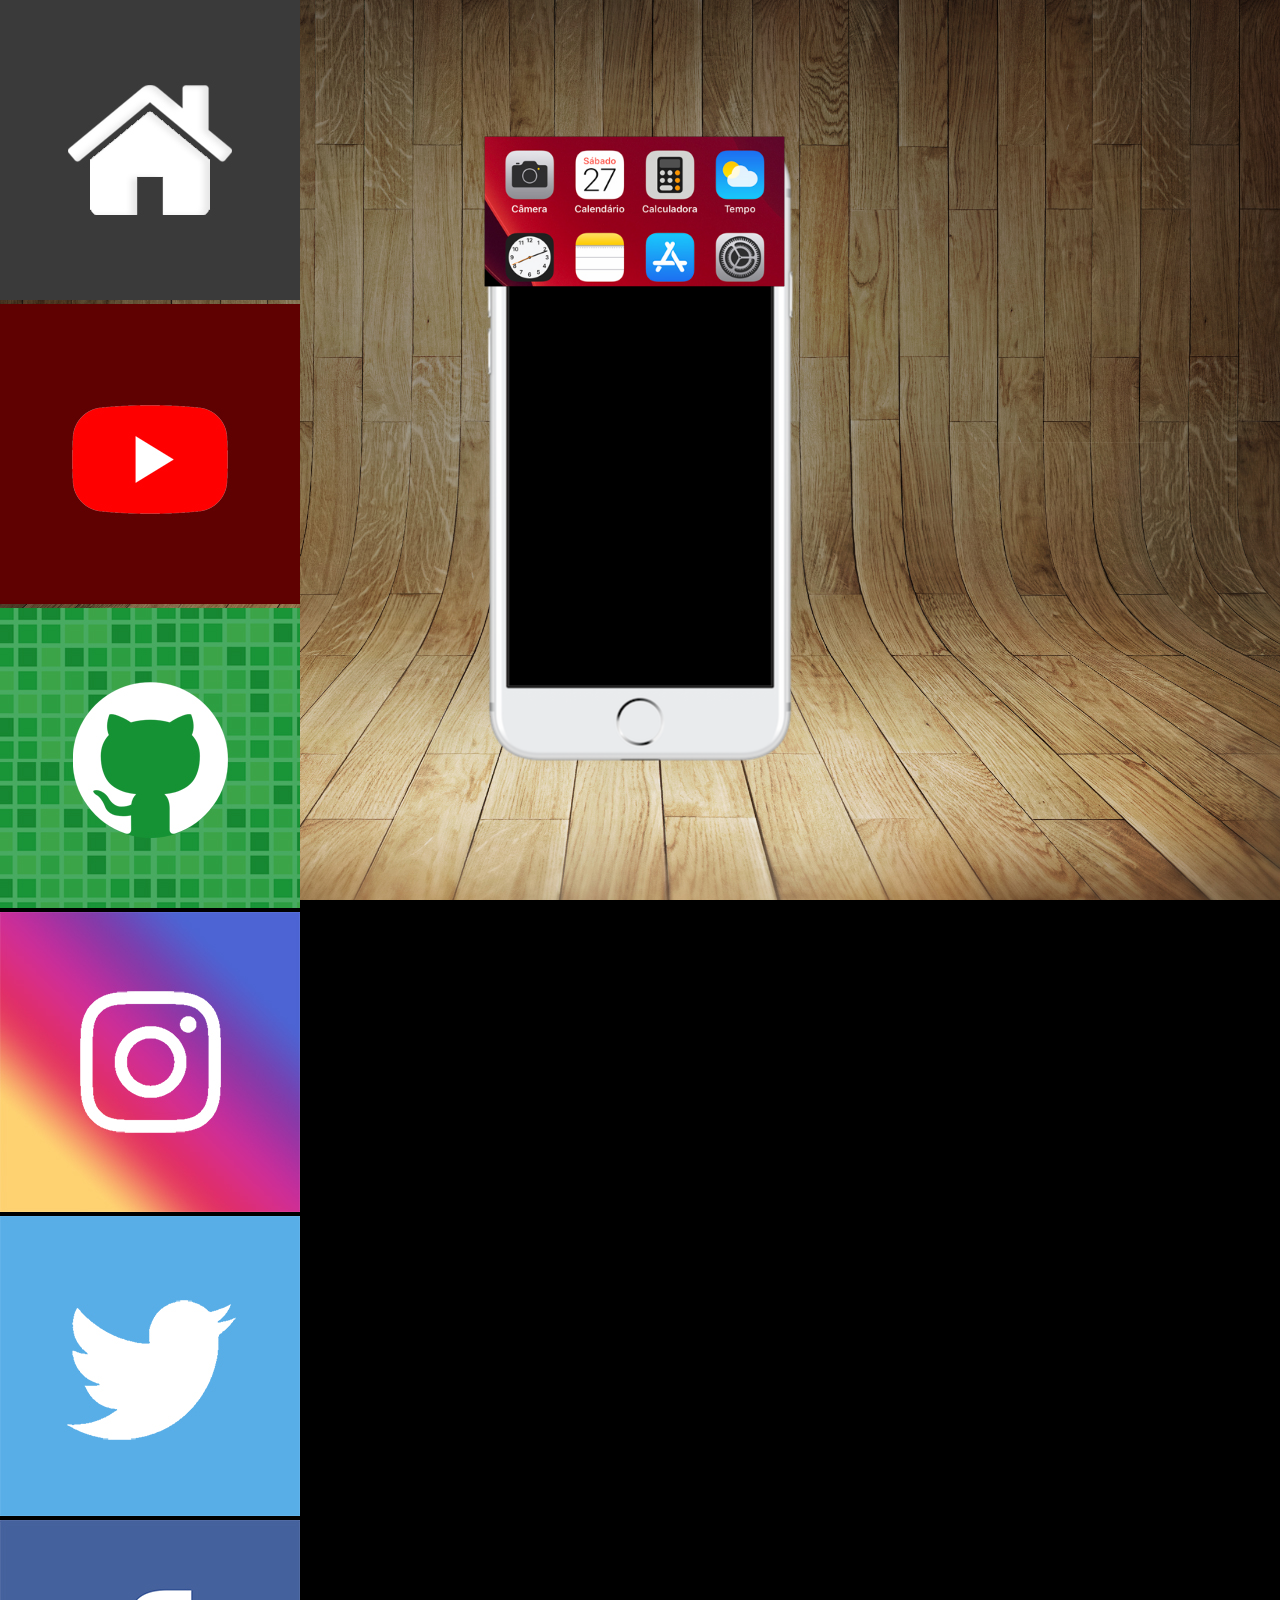
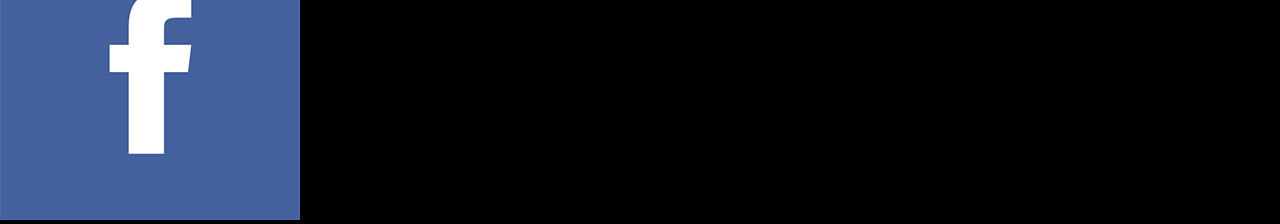
<file: index.html>
<!DOCTYPE html>
<html lang="pt-BR">
	<head>
		<meta charset="UTF-8">
		<meta name="viewport" content="width=device-width, initial-scale=1.0">
		<title>Projeto Social</title>
		<link rel="icon" href="favicon.ico">
		<link rel="stylesheet" href="css/style.css">
	</head>
	<body>
		<main>
			<section id="telefone">
                <iframe src="home.html" name="tela" id="tela" frameborder="0">
                    Seu navegador não é compatível com iframes ...
                </iframe>
			</section>
			<section id="icones">
                <a href="home.html" target="tela">
                  <img src="imagens/logo-home.jpg" alt="Ícone Home">
                </a><br>
                <a href="youtube.html" target="tela">
                  <img src="imagens/logo-youtube.jpg" alt="Ícone YouTube">
                </a><br>
                <a href="github.html" target="tela">
                  <img src="imagens/logo-github.jpg" alt="Ícone GitHub">
                </a><br>
                <a href="instagram.html" target="tela">
                  <img src="imagens/logo-instagram.jpg" alt="Ícone Instagram">
                </a><br>
                <a href="twitter.html" target="tela">
                  <img src="imagens/logo-twitter.jpg" alt="Ícone Twitter">
                </a><br>
                <a href="facebook.html" target="tela">
                  <img src="imagens/logo-facebook.jpg" alt="Ícone Facebook">
                </a><br>
			</section>
		</main>
	</body>
</html>
</file>
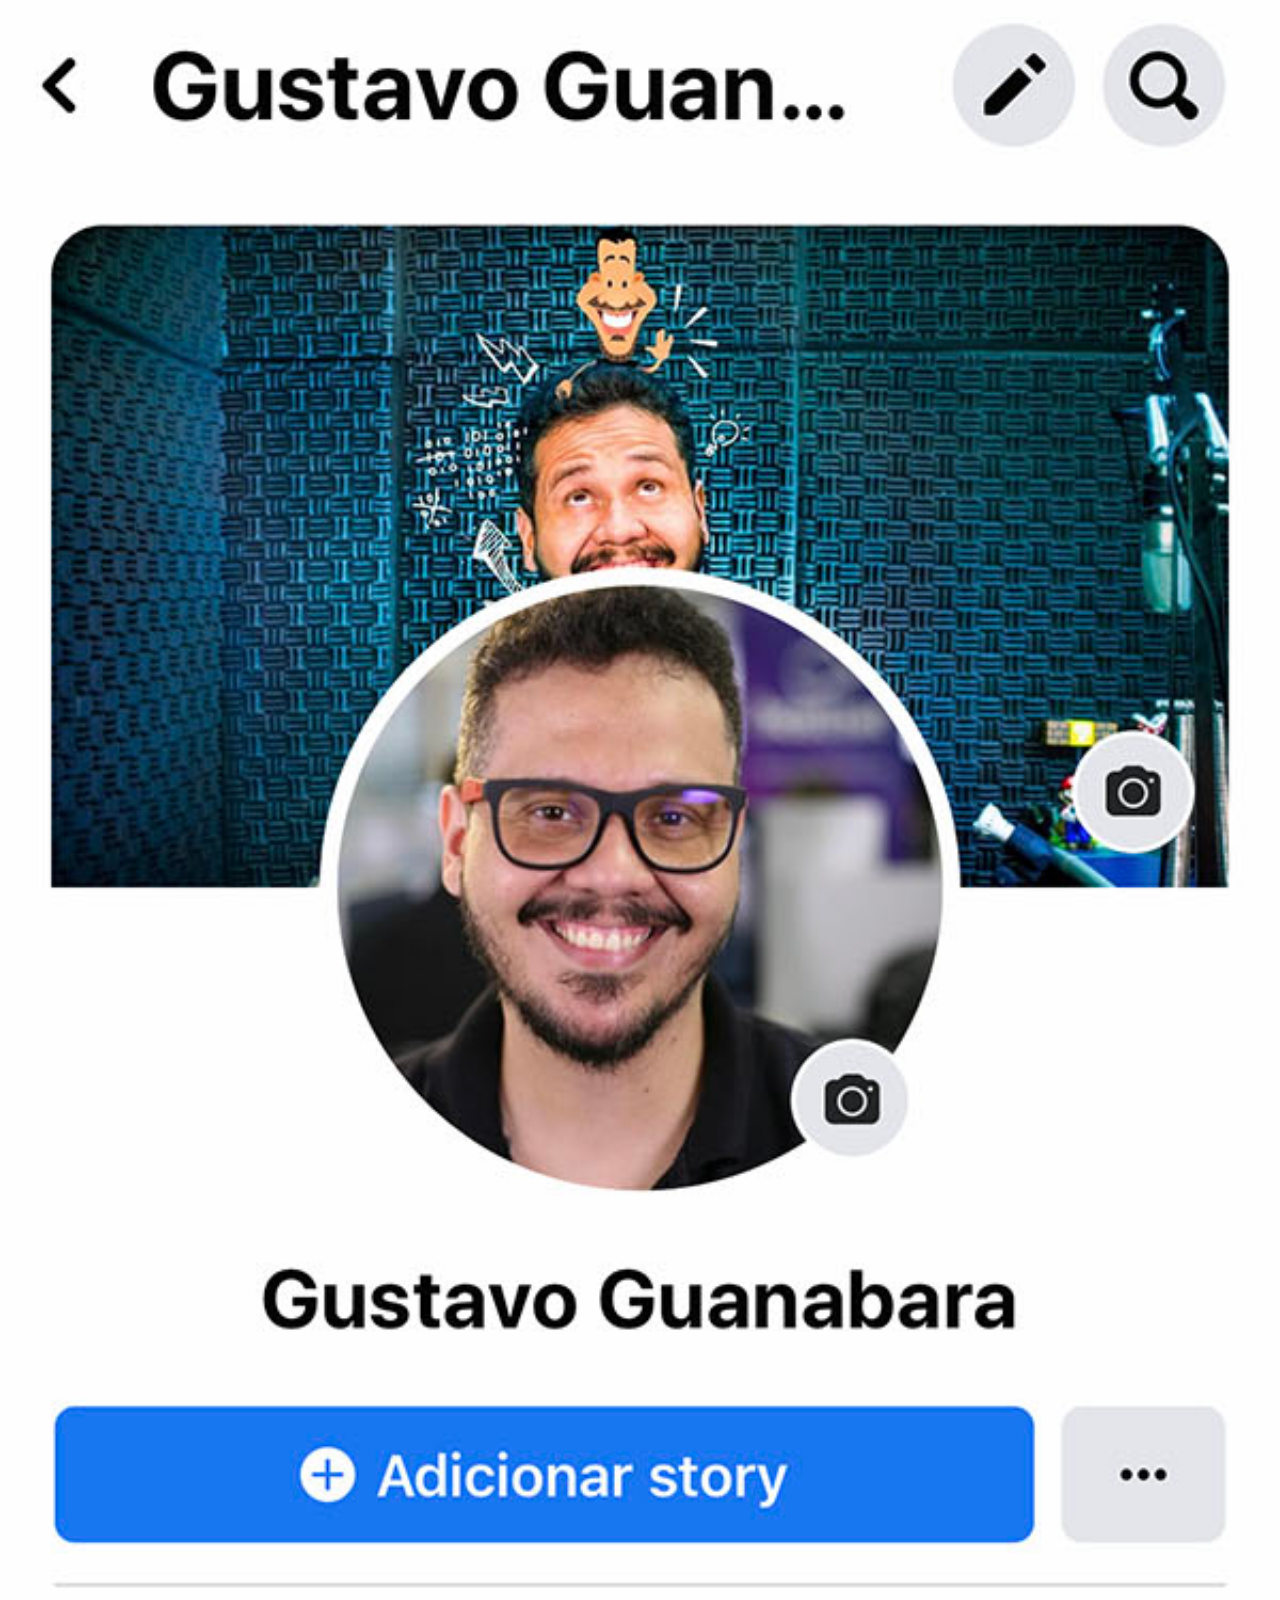
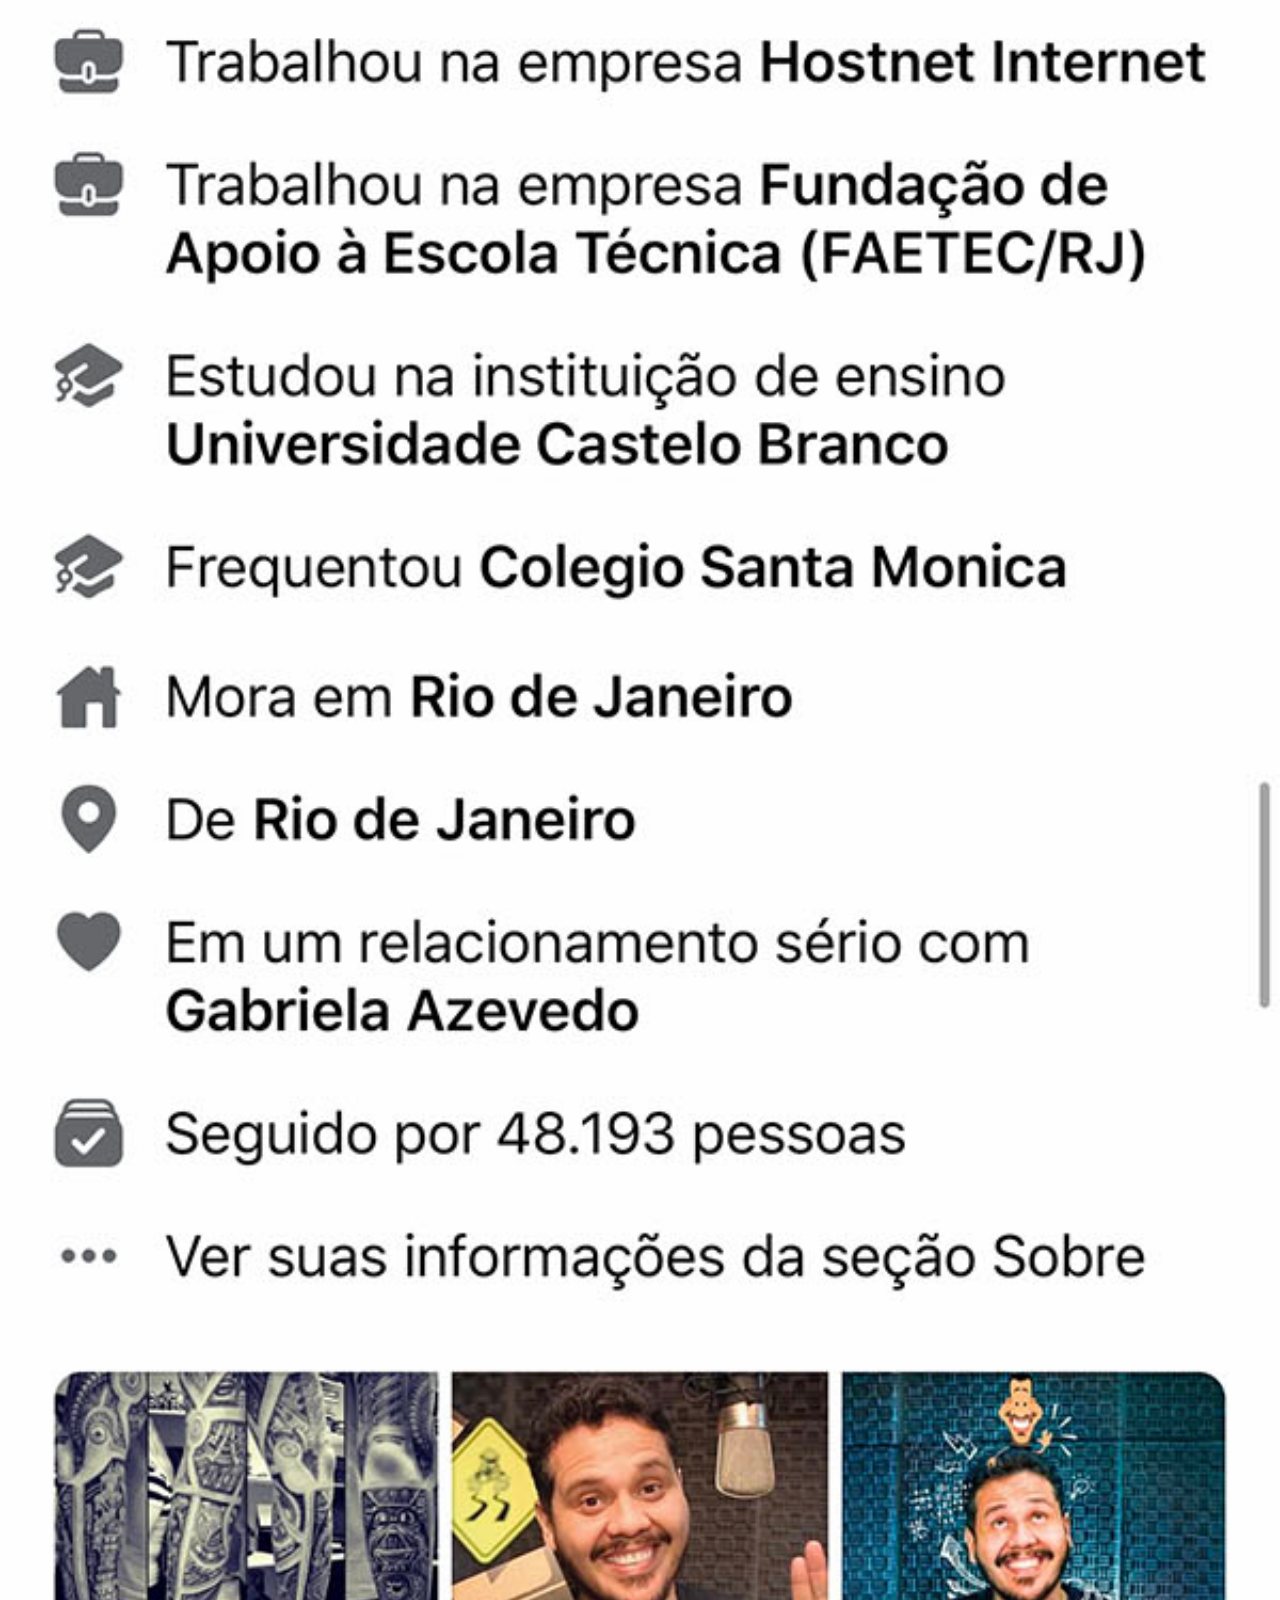
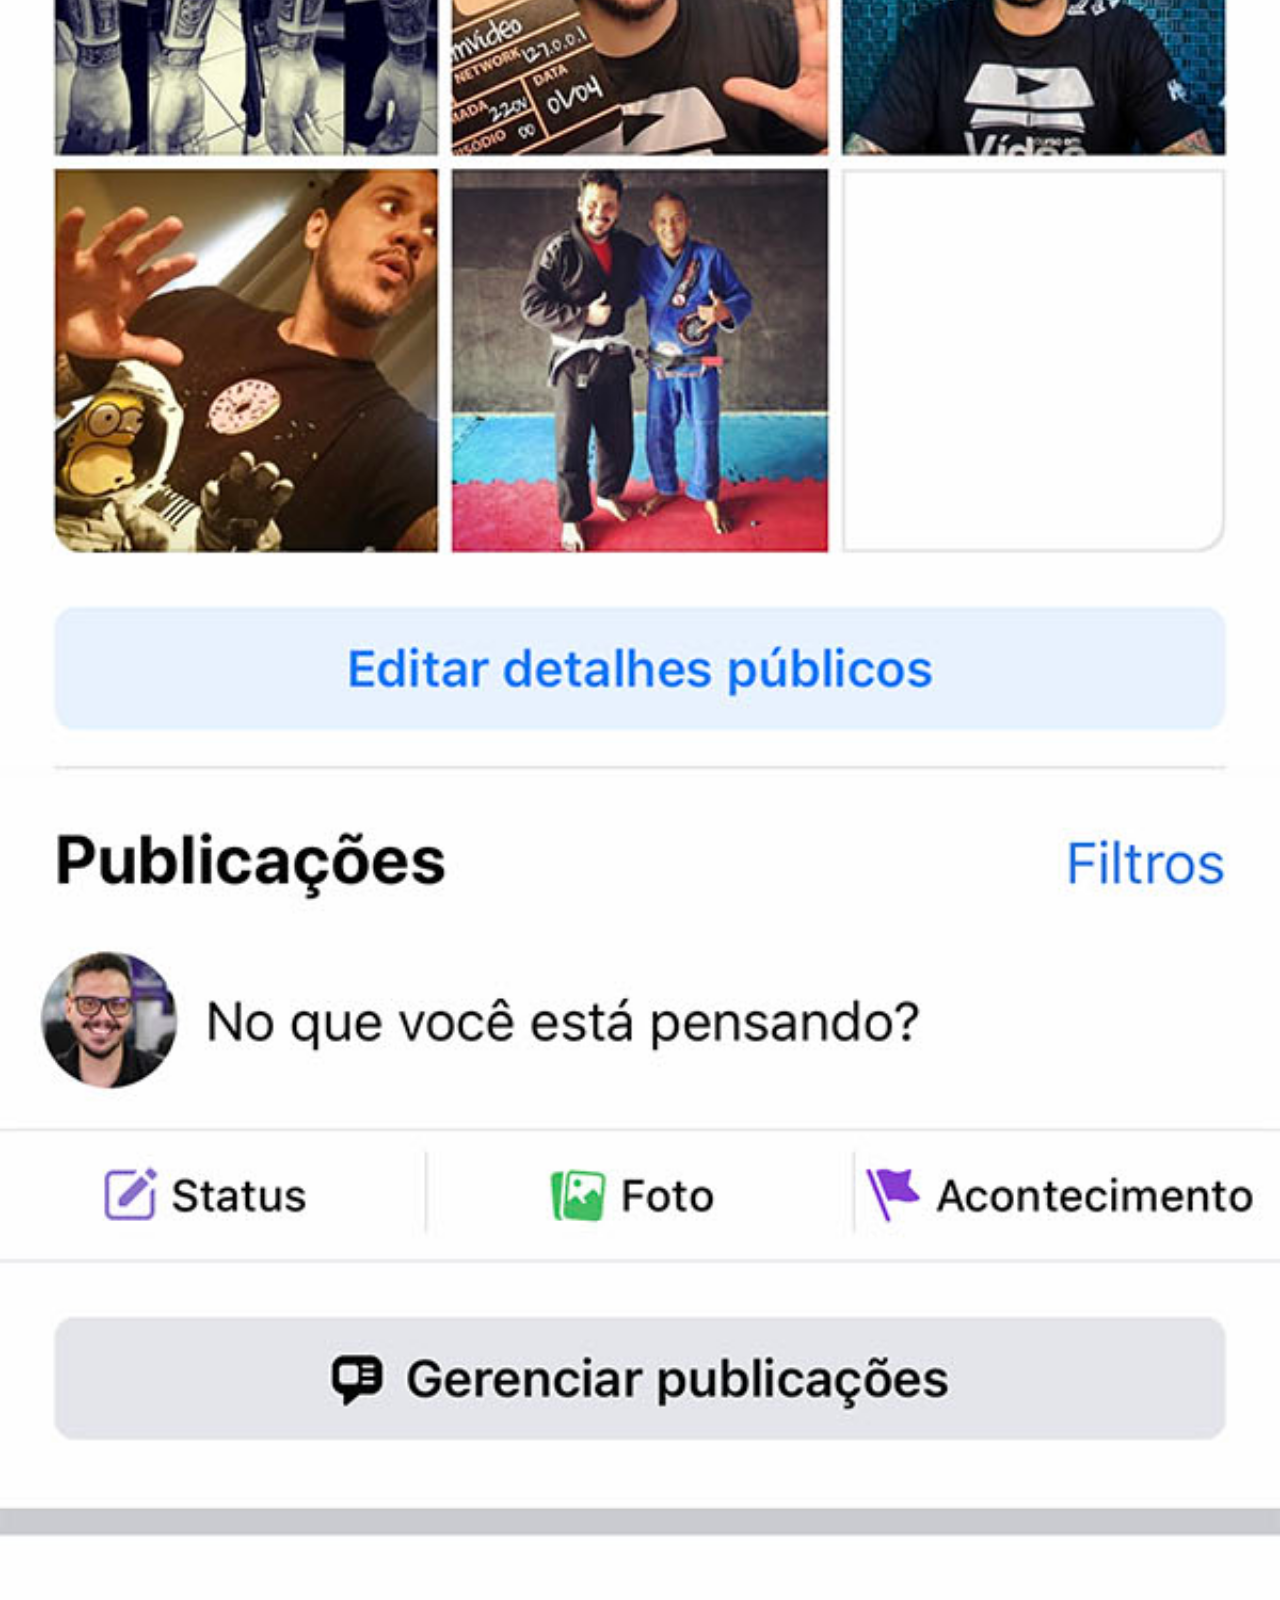
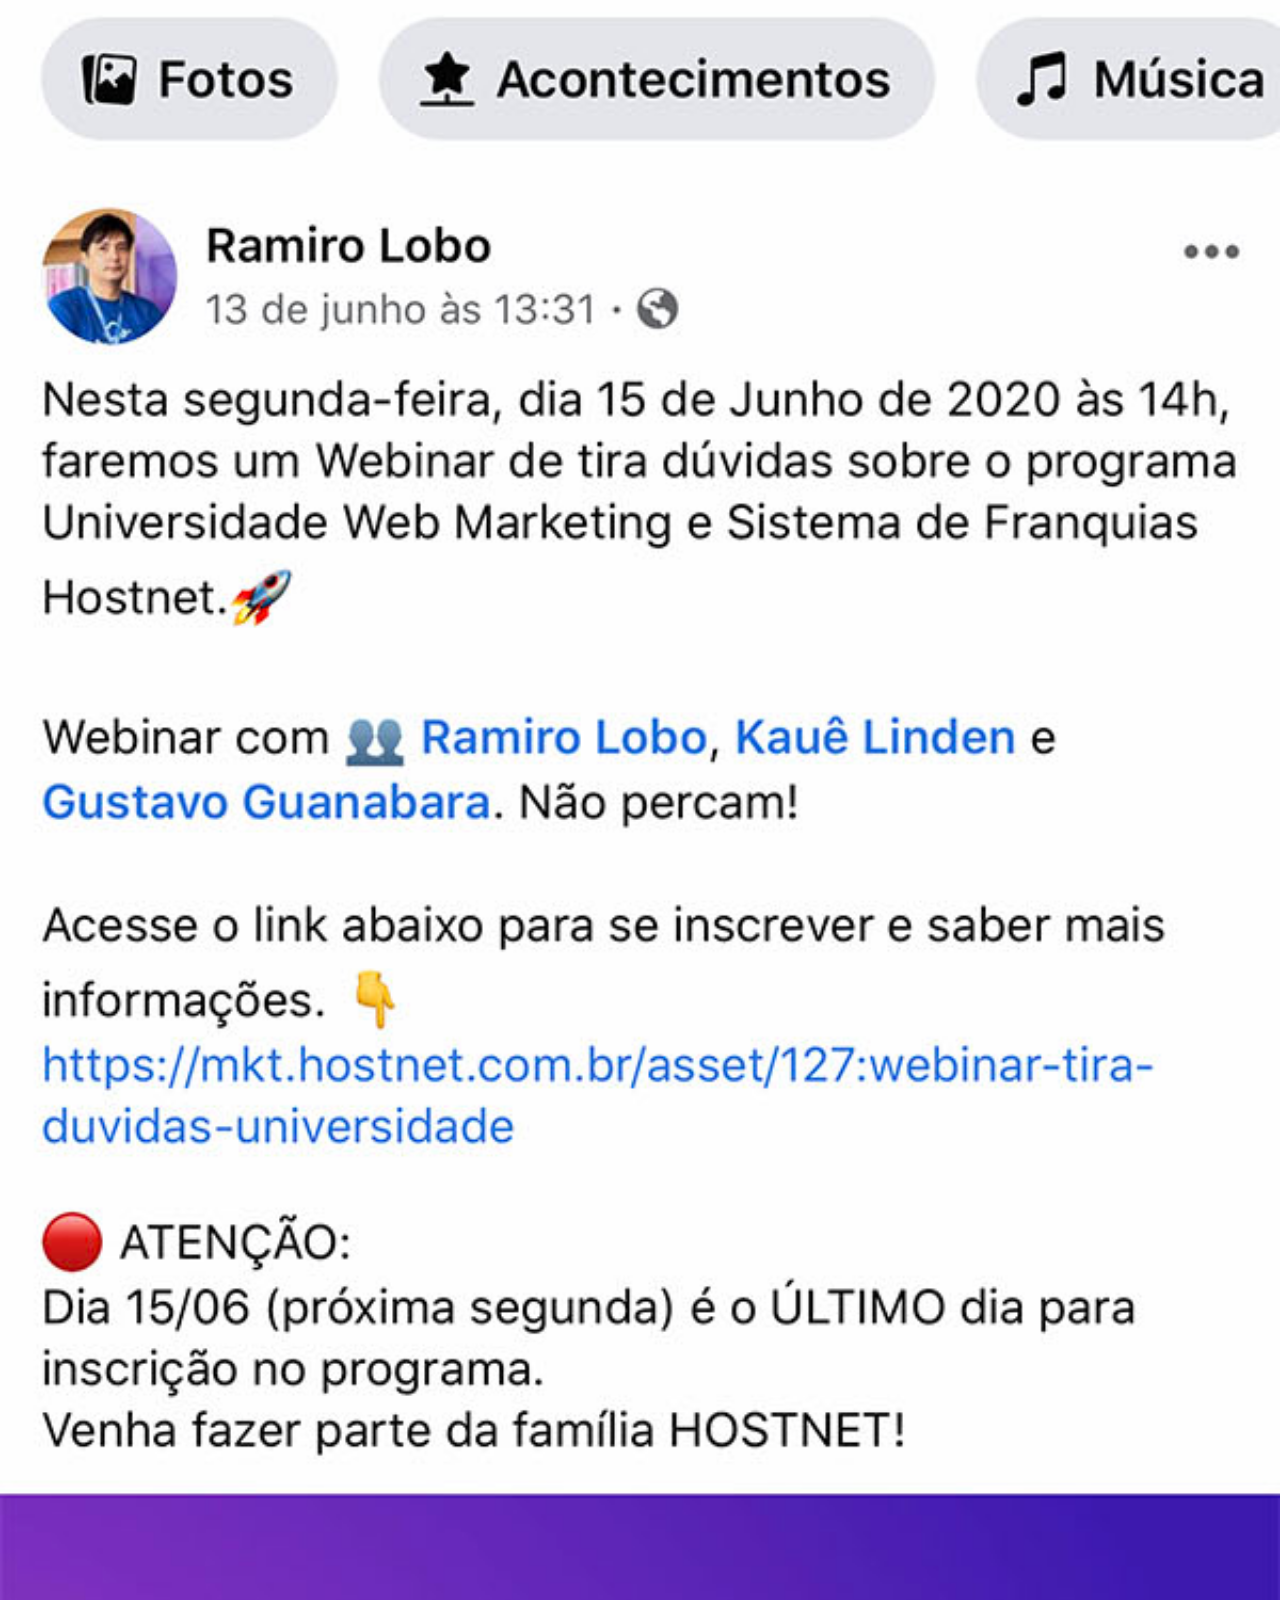
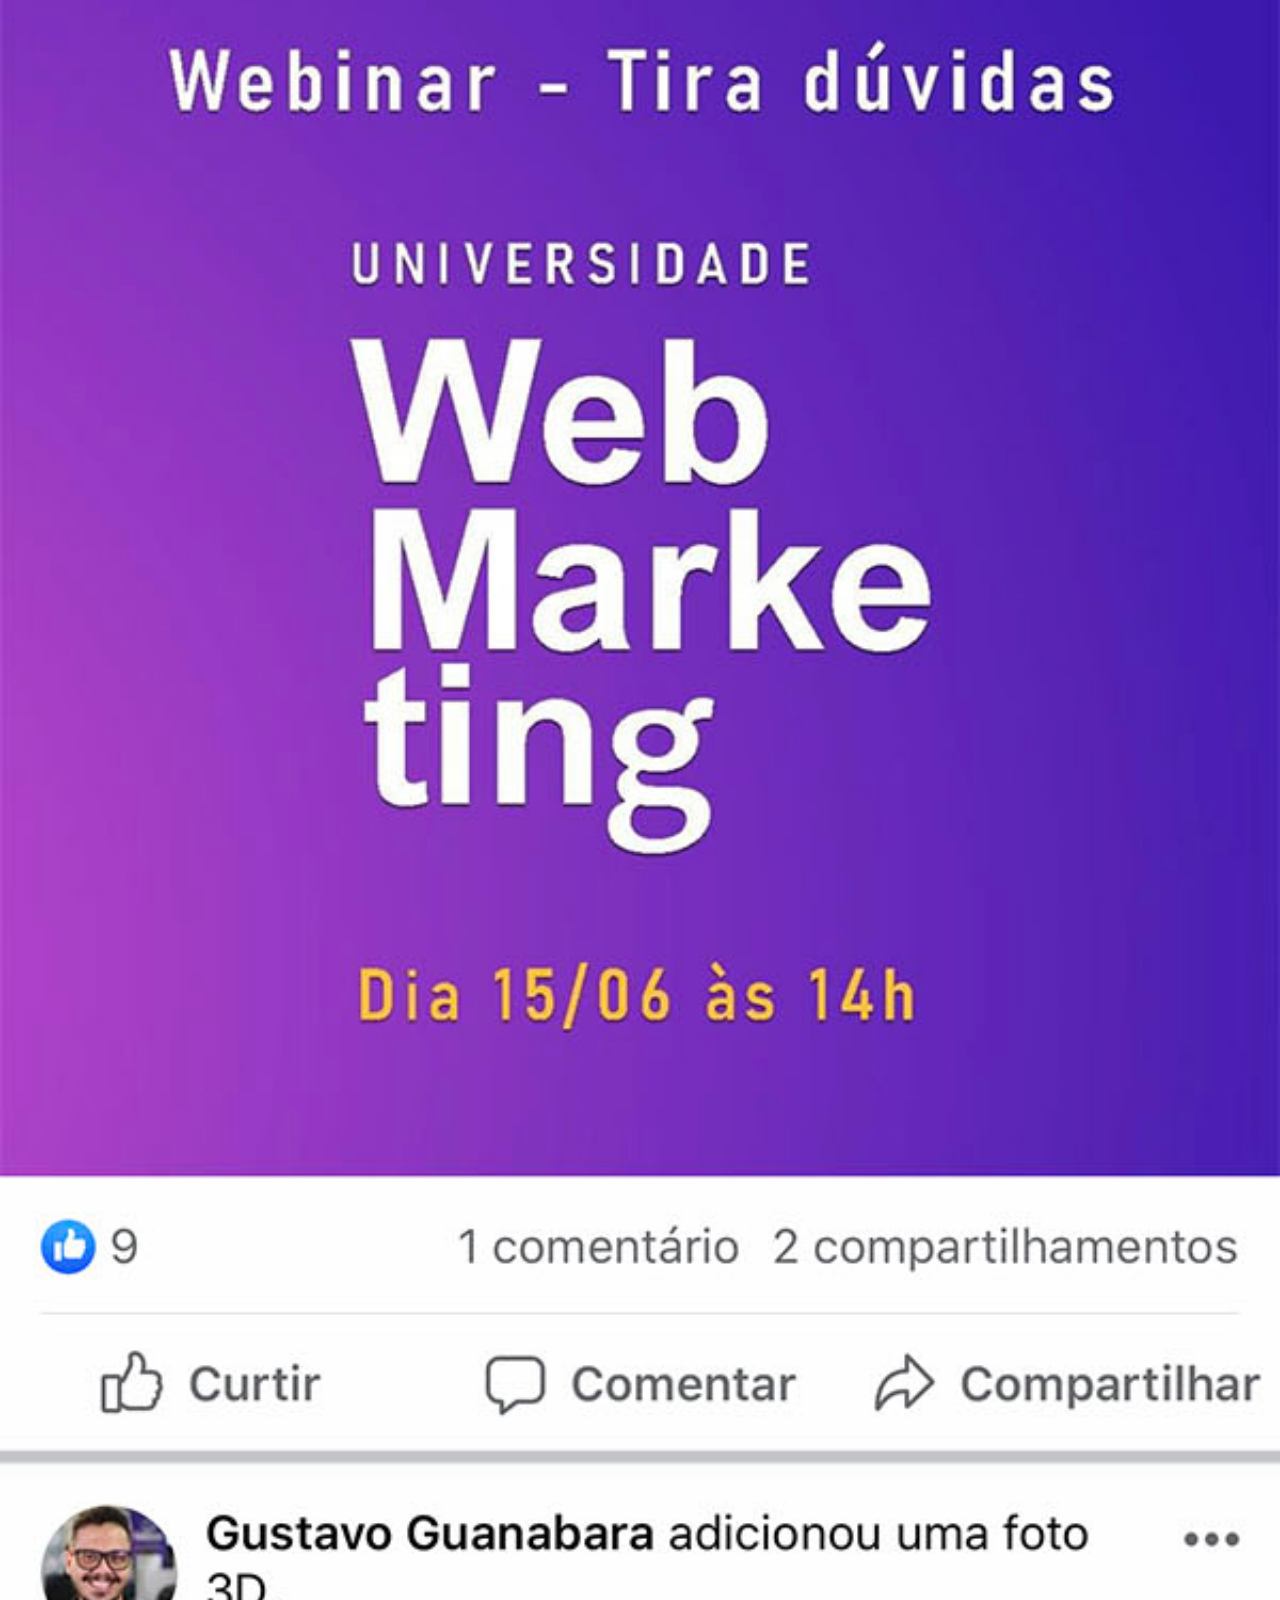
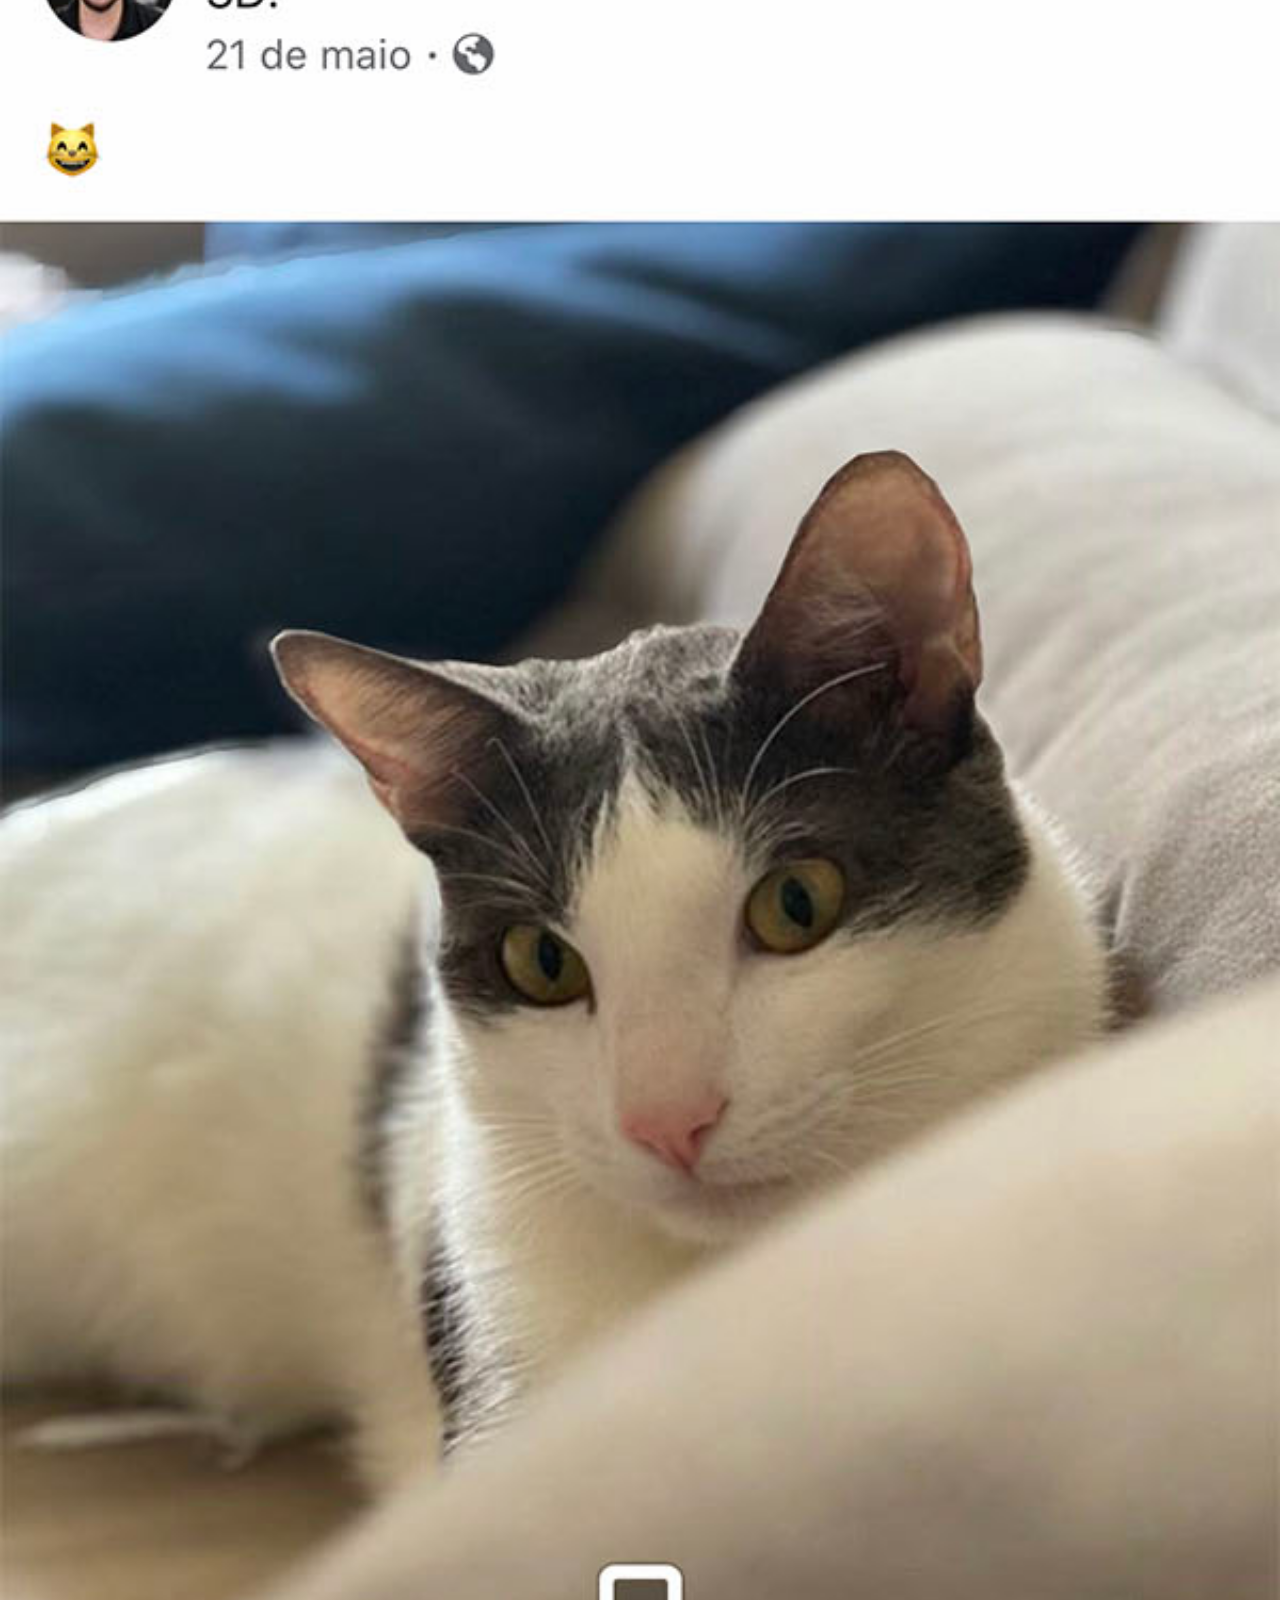
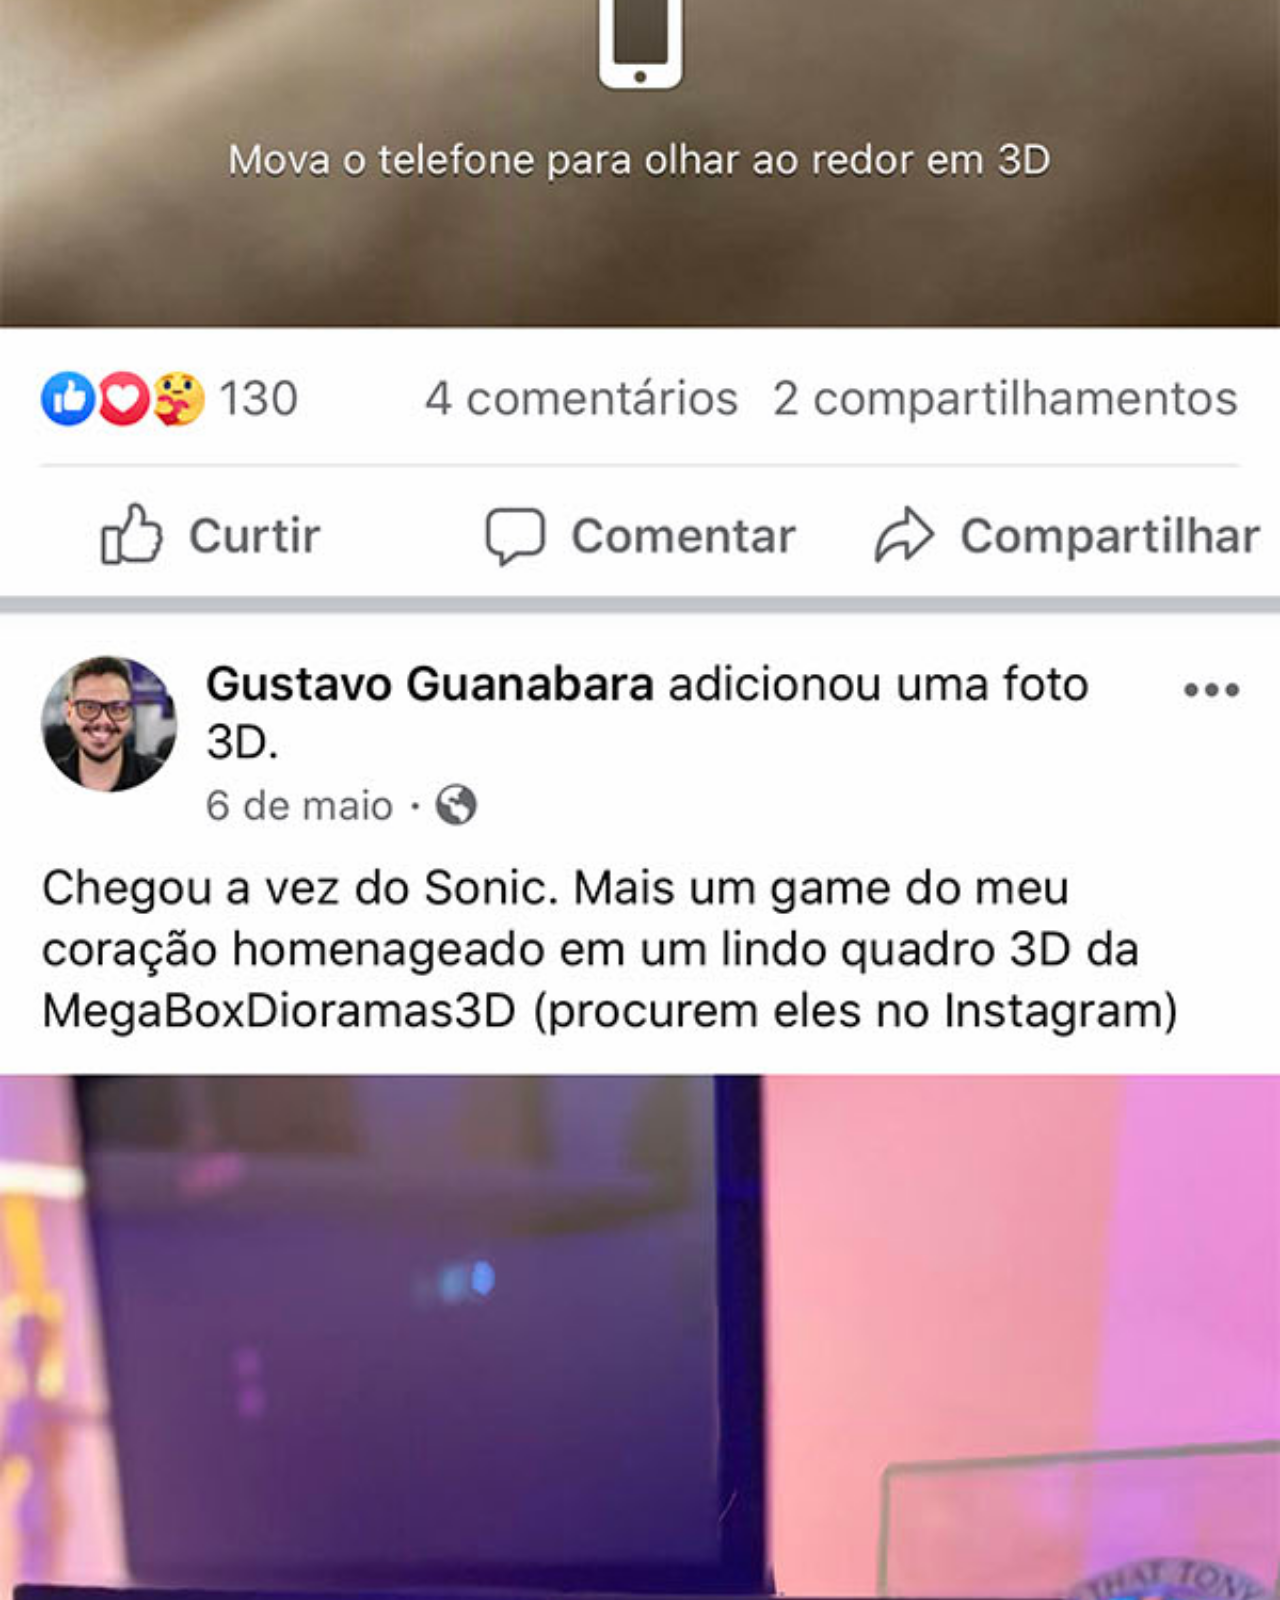
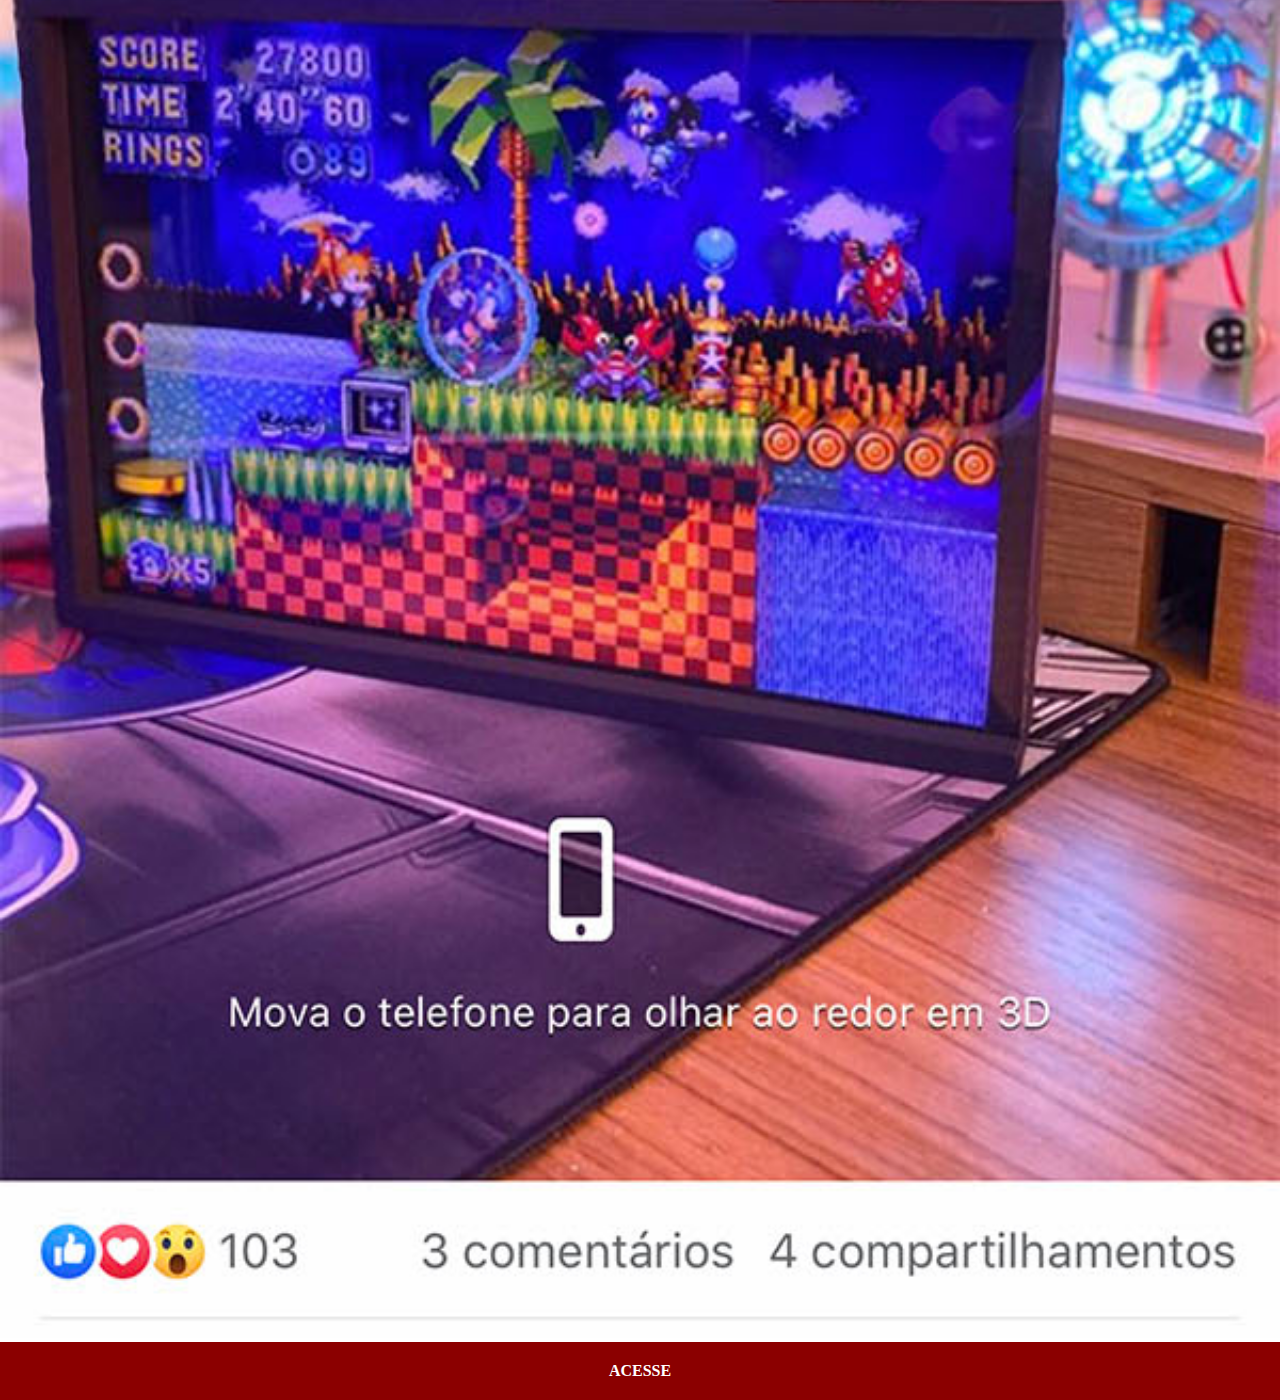
<file: facebook.html>
<!DOCTYPE html>
<html lang="pt-BR">
	<head>
		<meta charset="UTF-8">
		<meta name="viewport" content="width=device-width, initial-scale=1.0">
		<title>Meu Face</title>
        <link rel="stylesheet" href="css/acess-page.css">
	</head>
	<body>
        <img src="imagens/tela-facebook.jpg" alt="Facebook">
        <a href="#" target="_blank">ACESSE</a>
    </body>
</html>
</file>
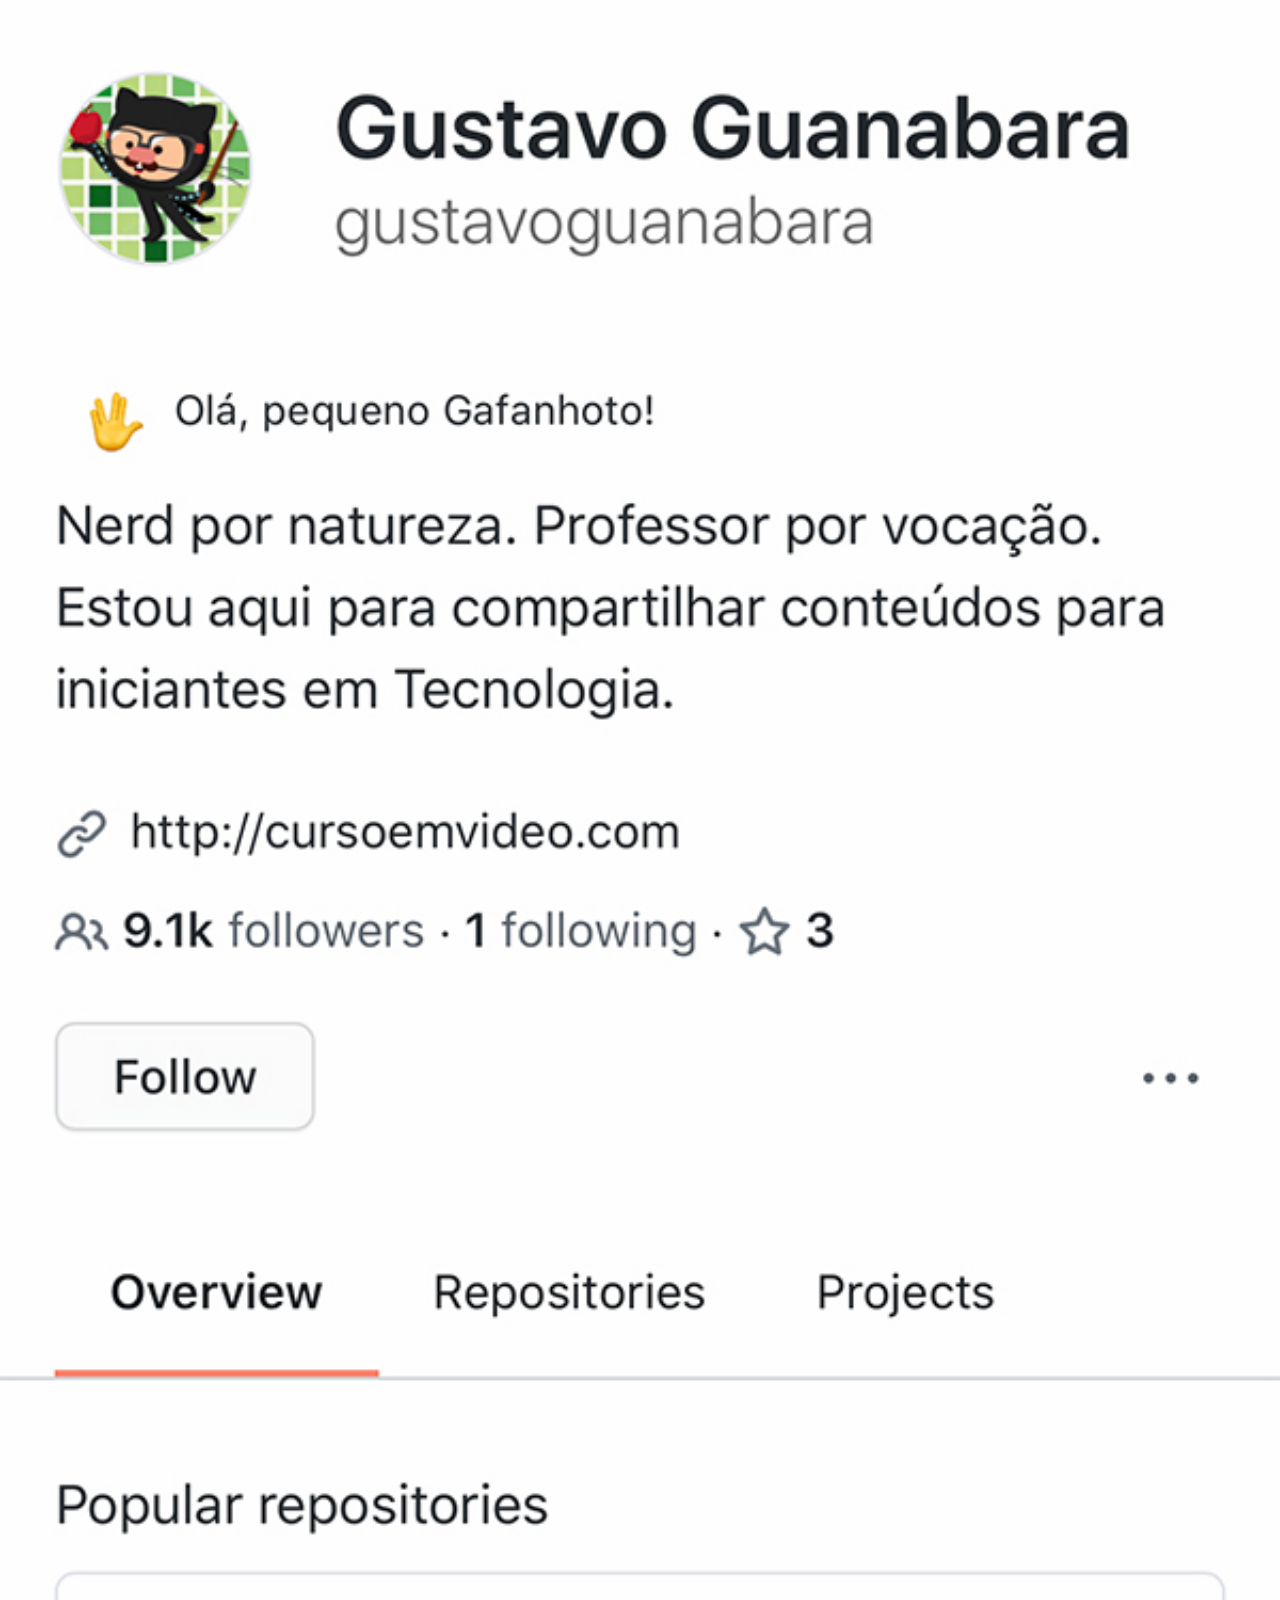
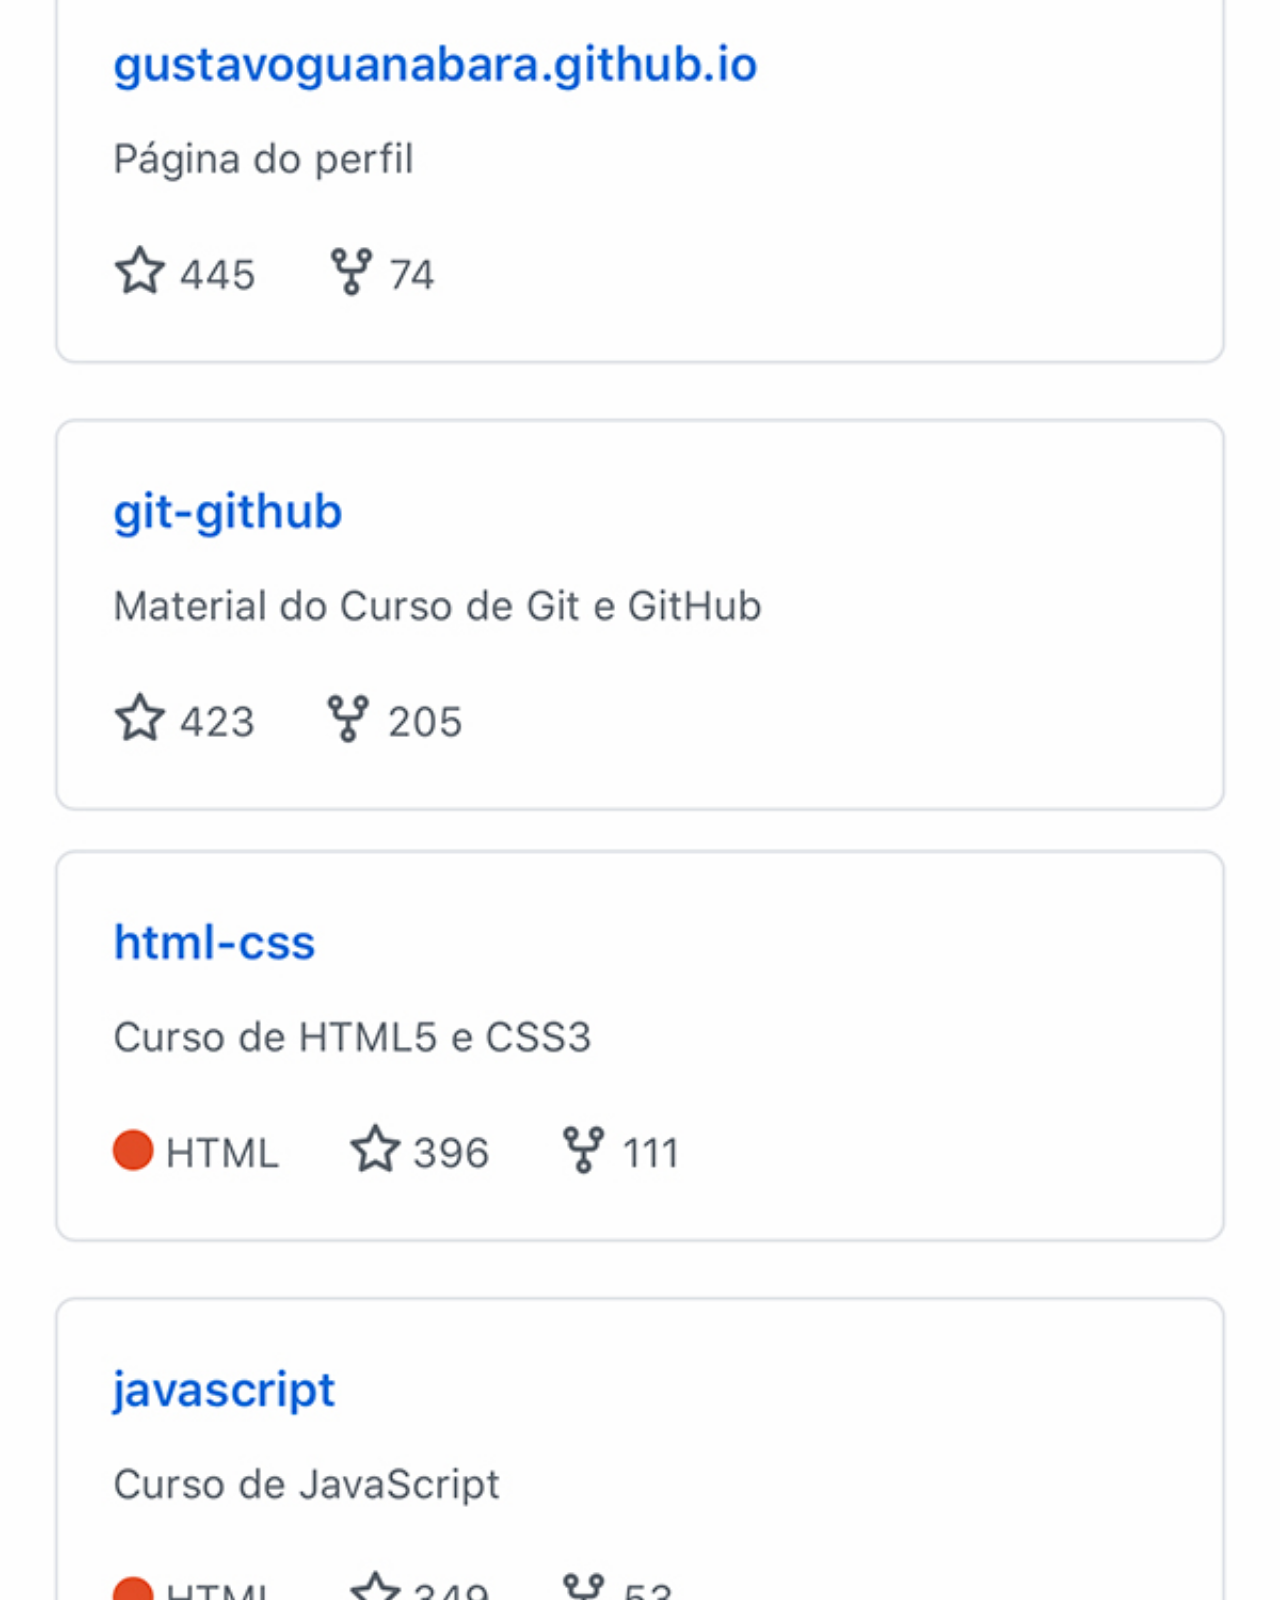
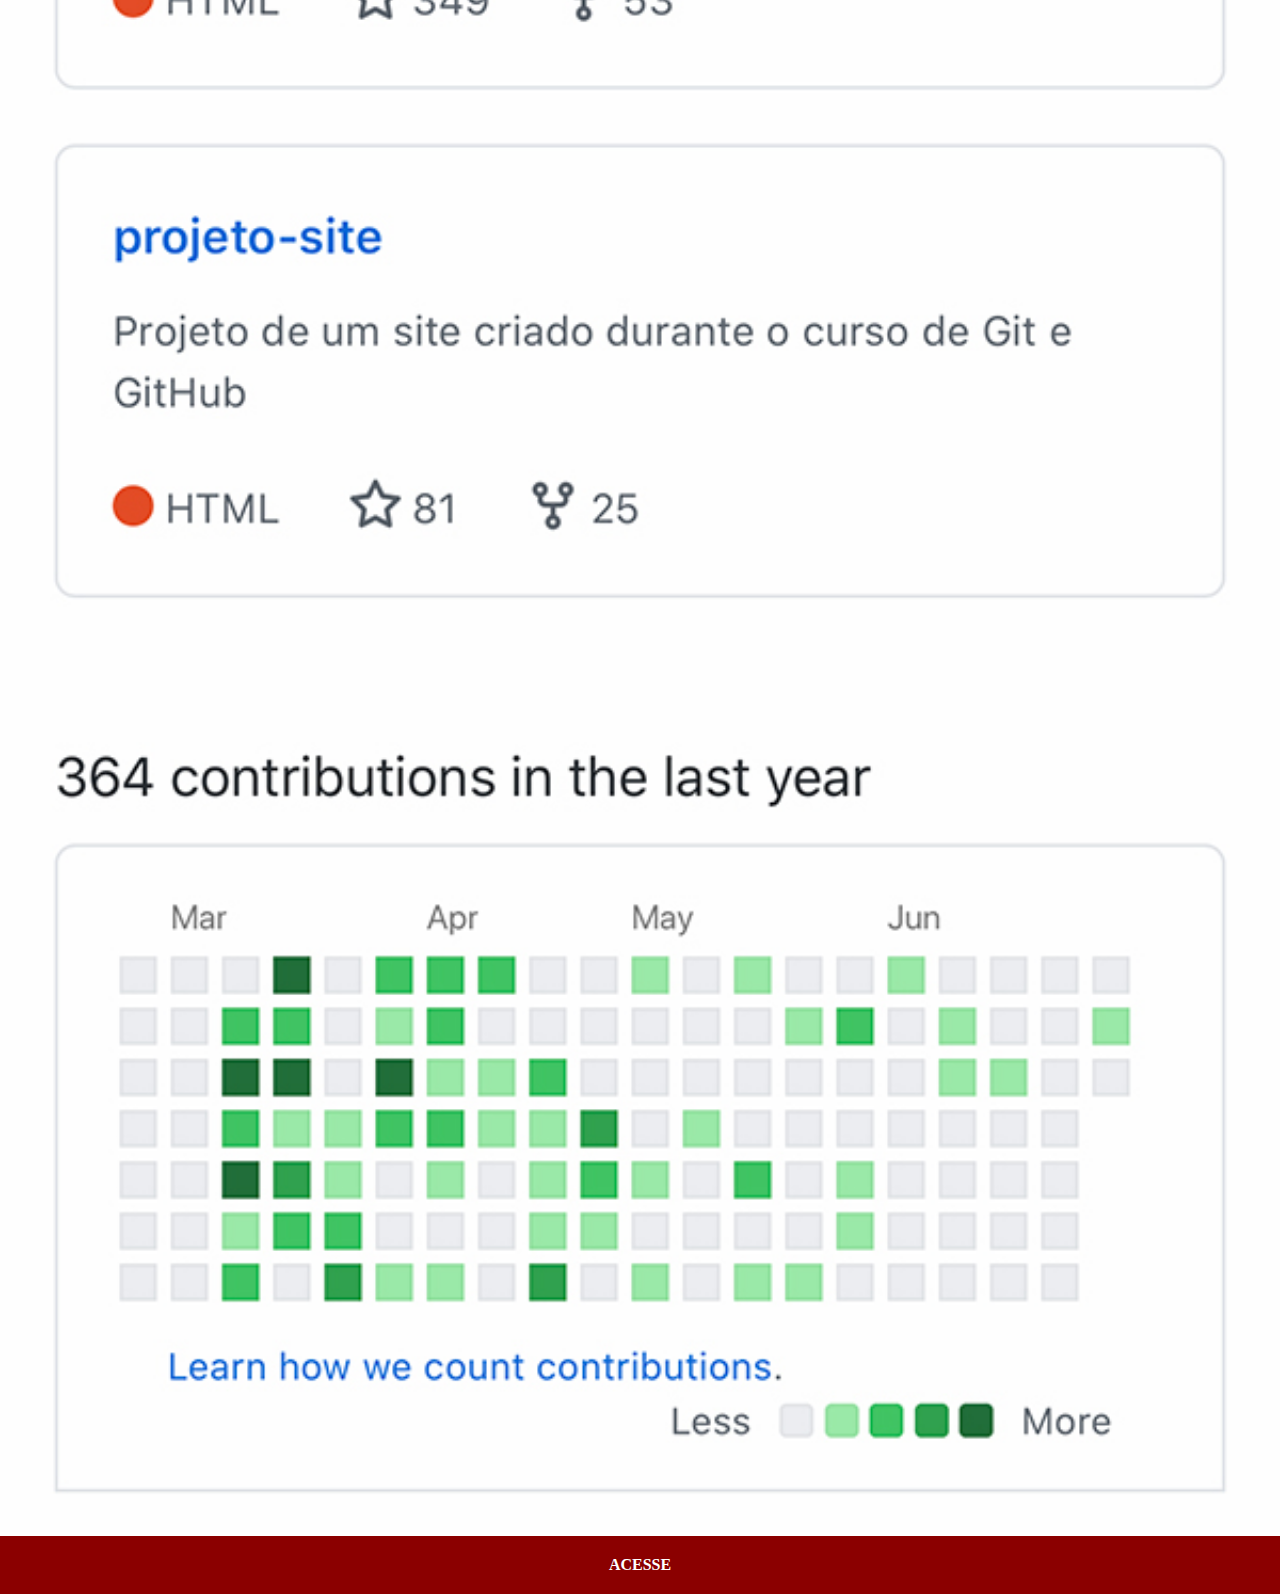
<file: github.html>
<!DOCTYPE html>
<html lang="pt-BR">
	<head>
		<meta charset="UTF-8">
		<meta name="viewport" content="width=device-width, initial-scale=1.0">
		<title>Meu GitHub</title>
        <link rel="stylesheet" href="css/acess-page.css">
	</head>
	<body>
        <img src="imagens/tela-github.jpg" alt="GitHub">
        <a href="#" target="_blank">ACESSE</a>
    </body>
</html>
</file>
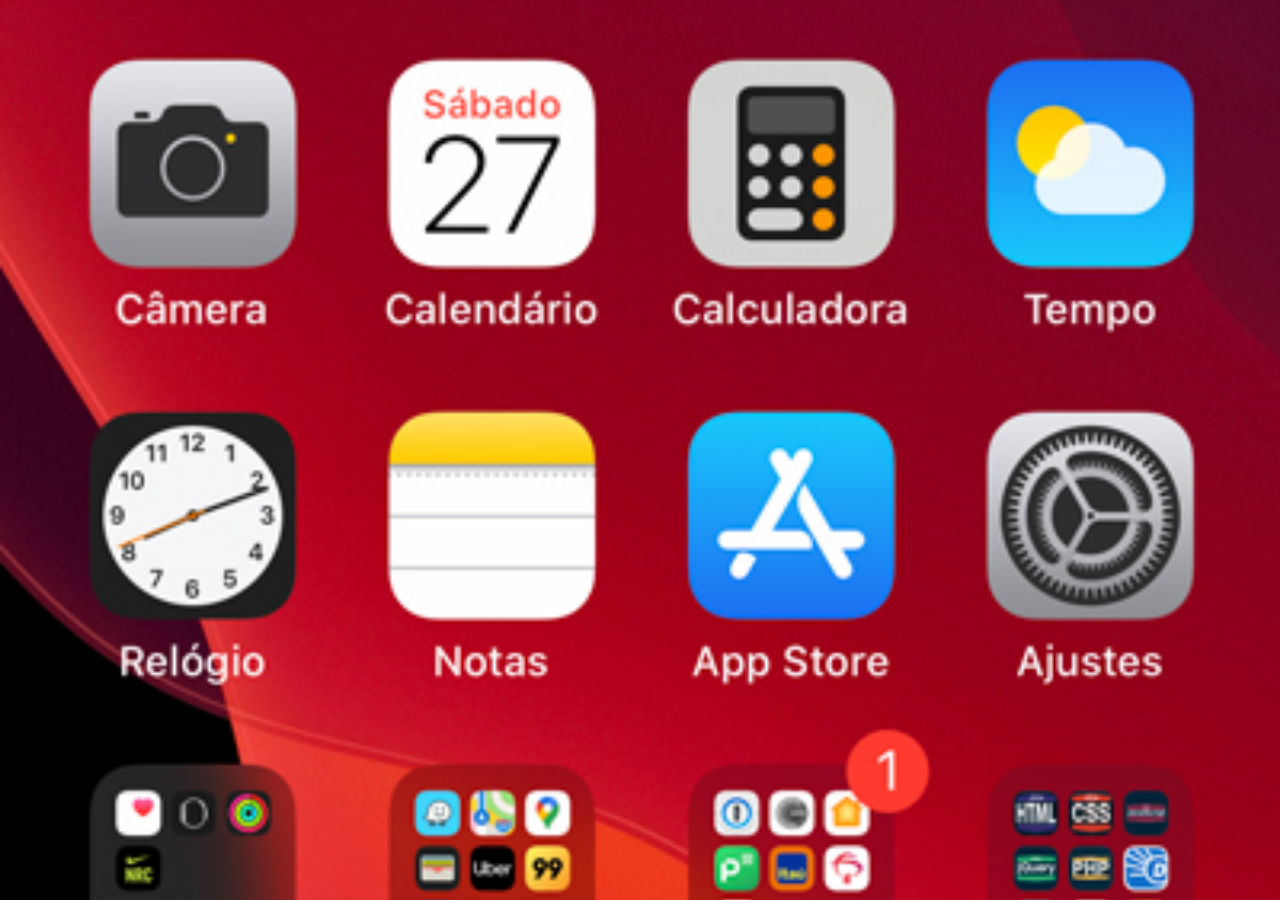
<file: home.html>
<!DOCTYPE html>
<html lang="pt-BR">
	<head>
		<meta charset="UTF-8">
		<meta name="viewport" content="width=device-width, initial-scale=1.0">
		<title>Home</title>
        <style>
            * {
                margin: 0;
                padding: 0;
            }

            body {
                width: 100vw;
                height: 100vh;
                background: black url("imagens/tela-home.jpg") no-repeat 
                top center;
                background-size: cover;
            }
        </style>
	</head>
	<body>
    </body>
</html>
</file>
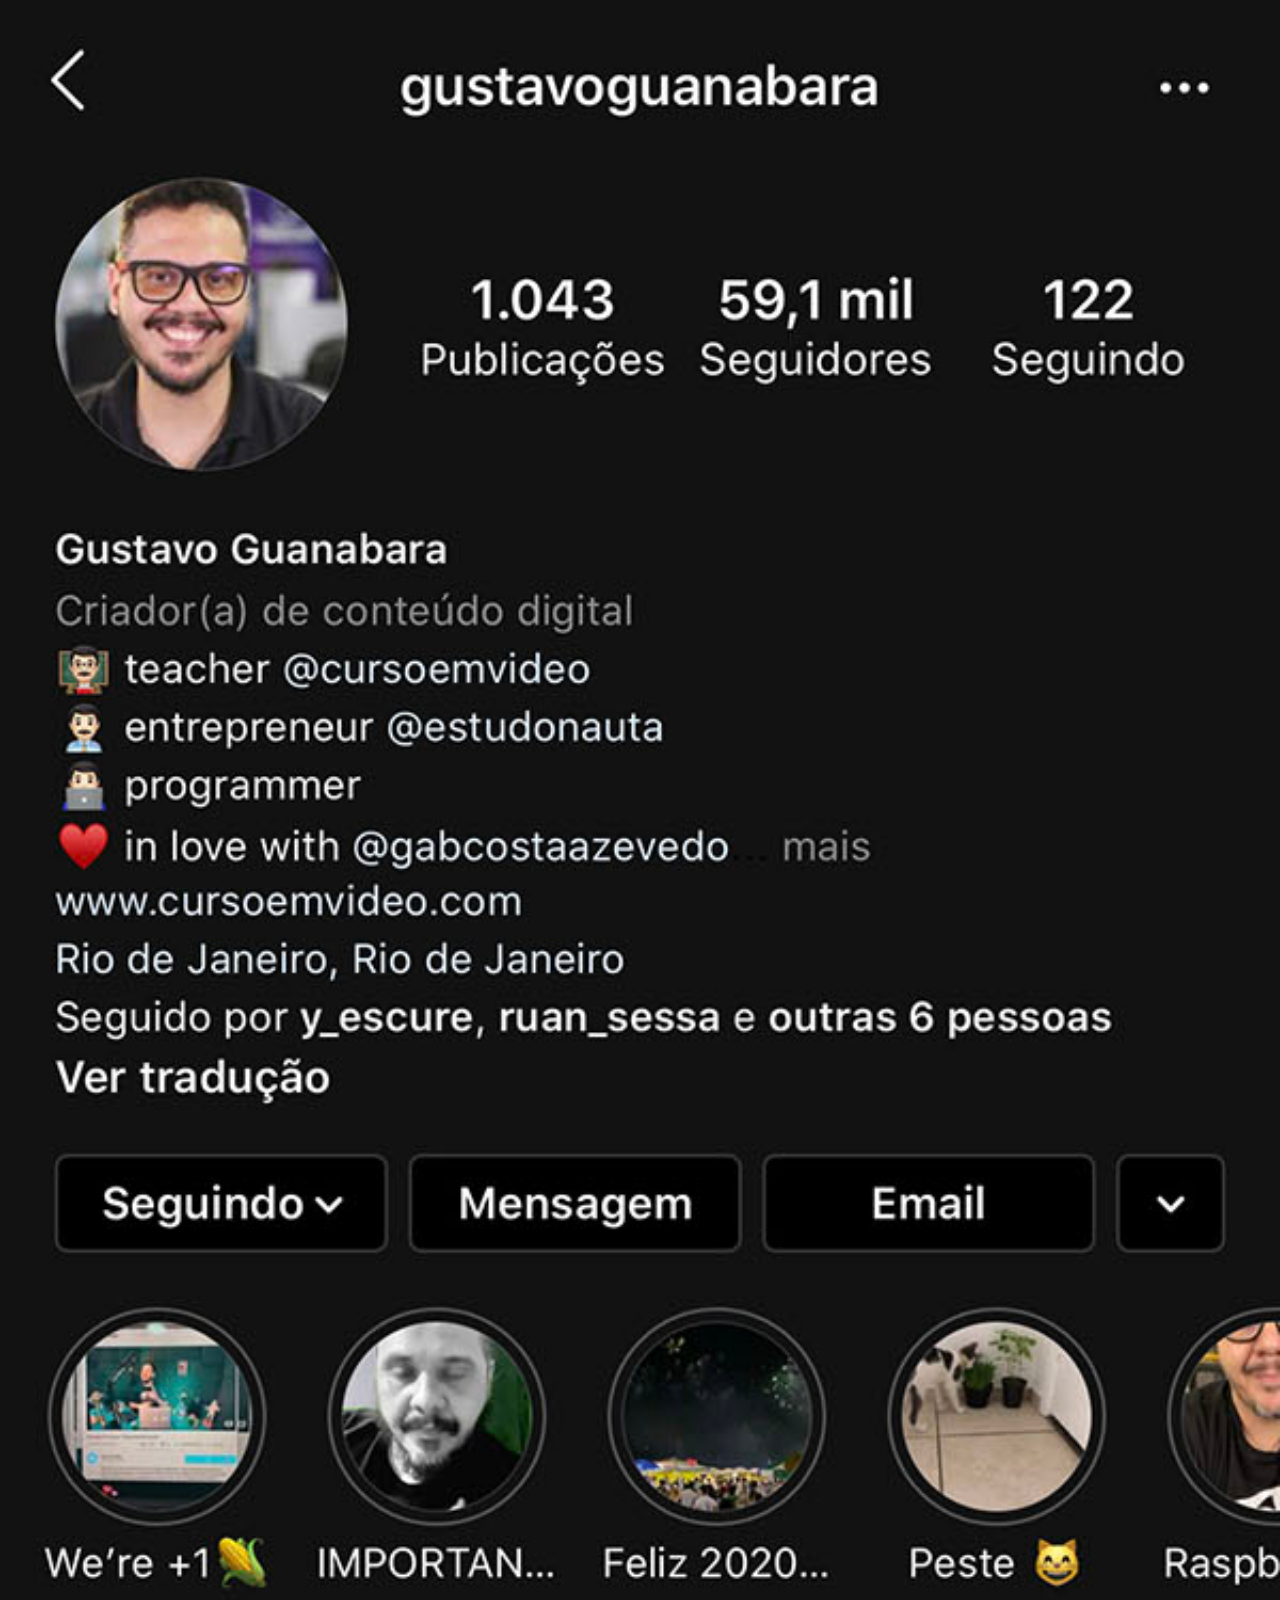
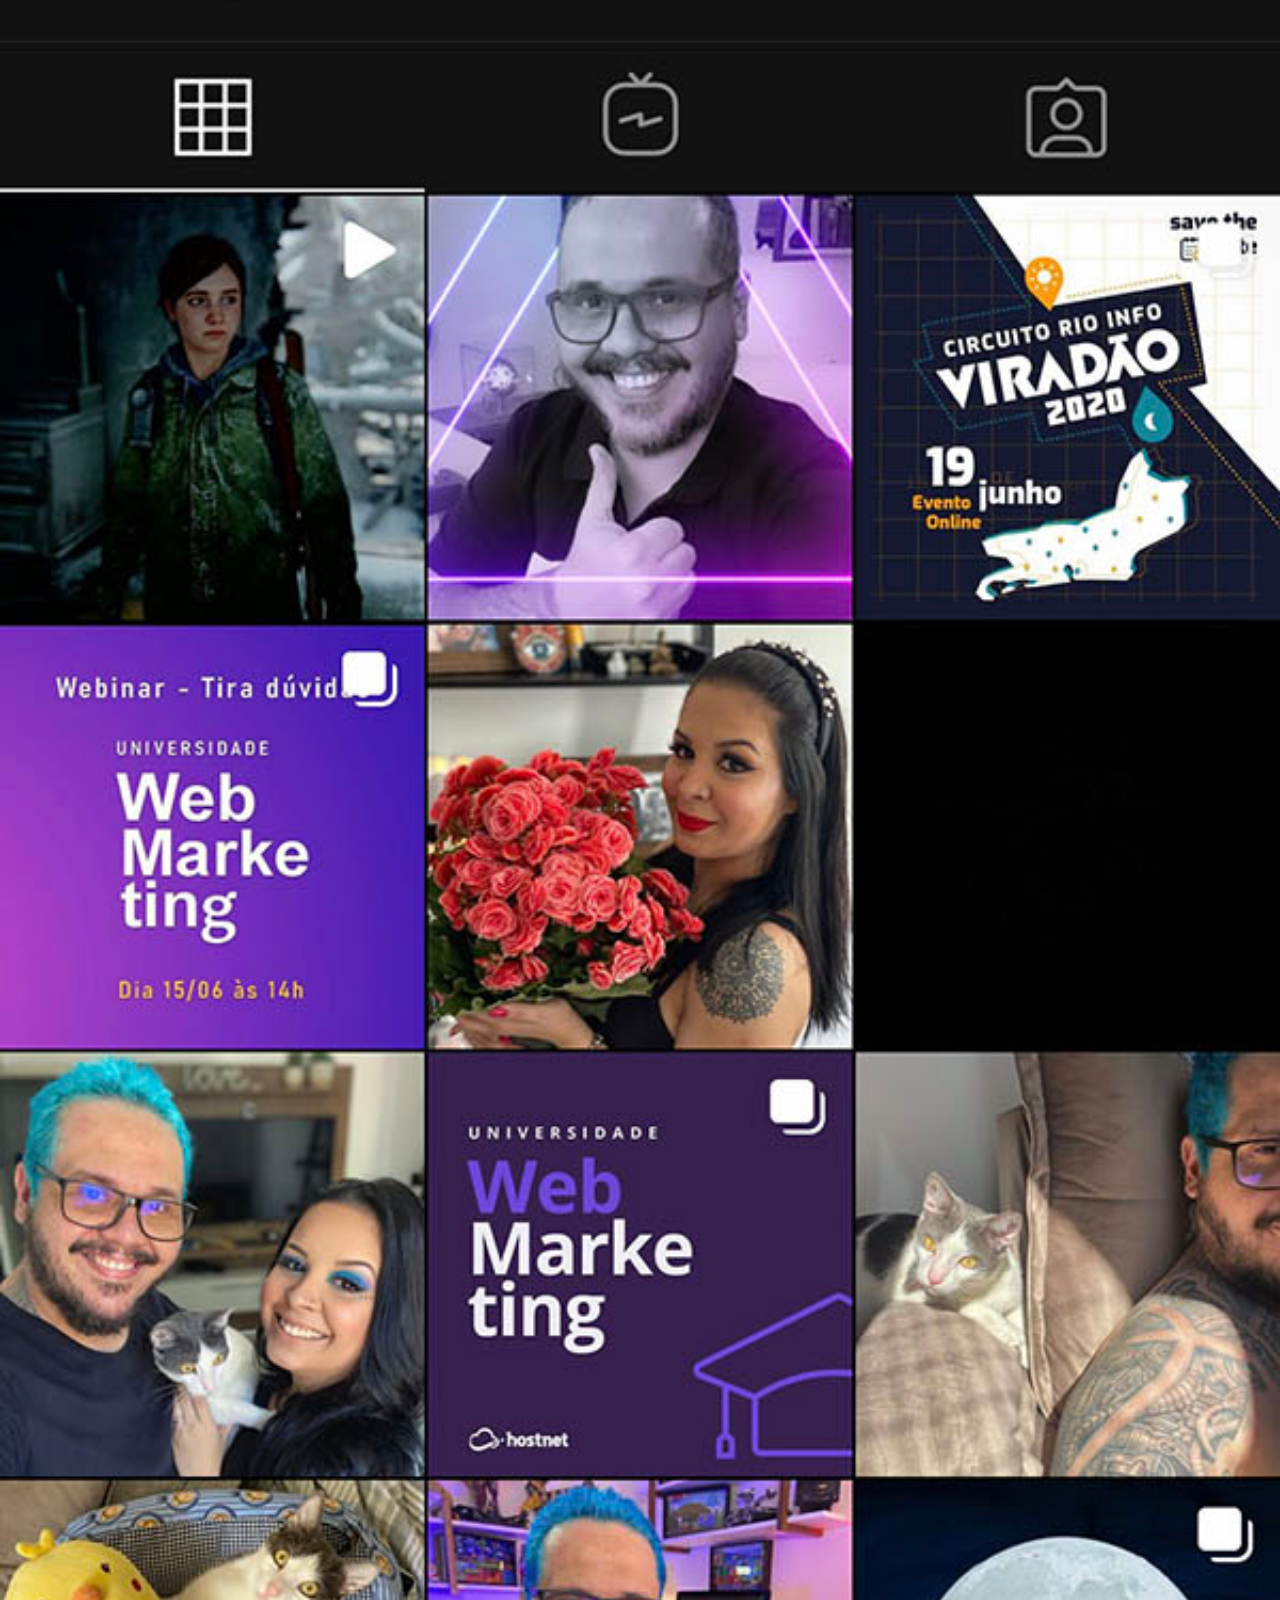
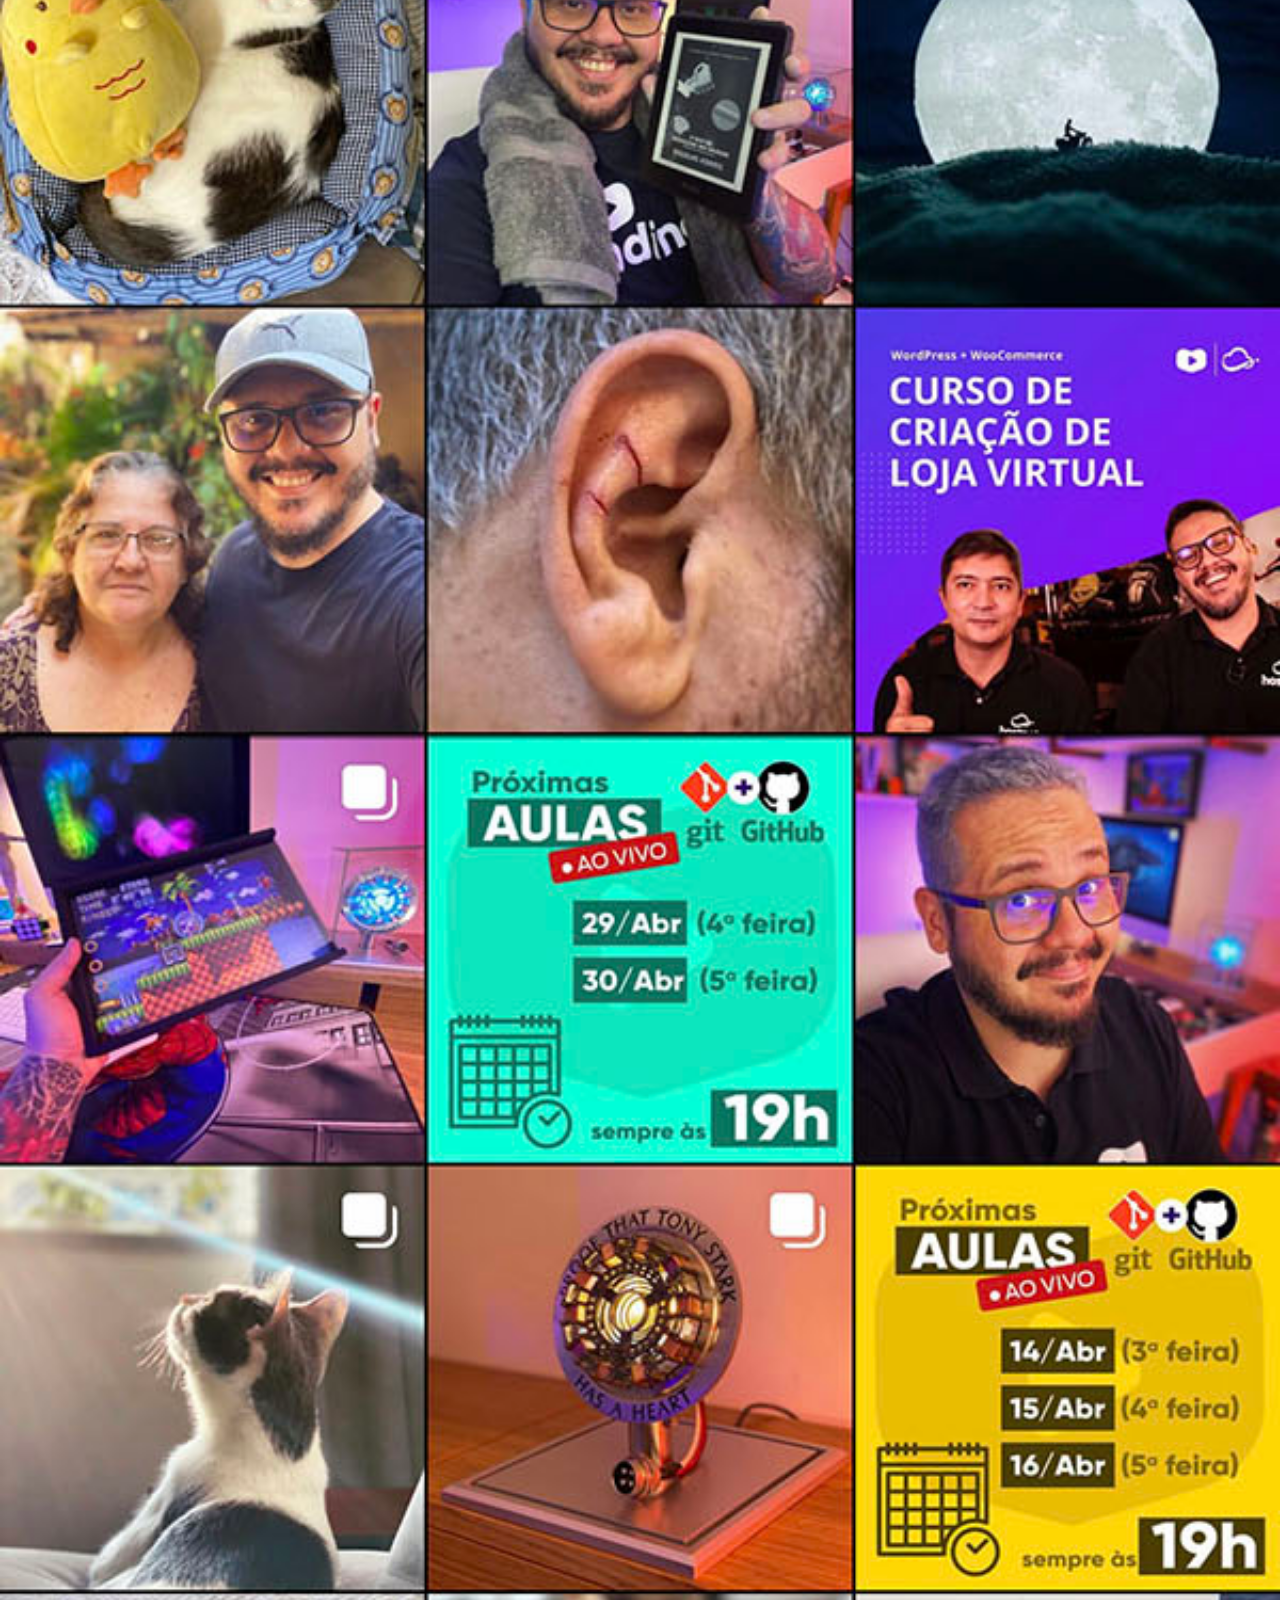
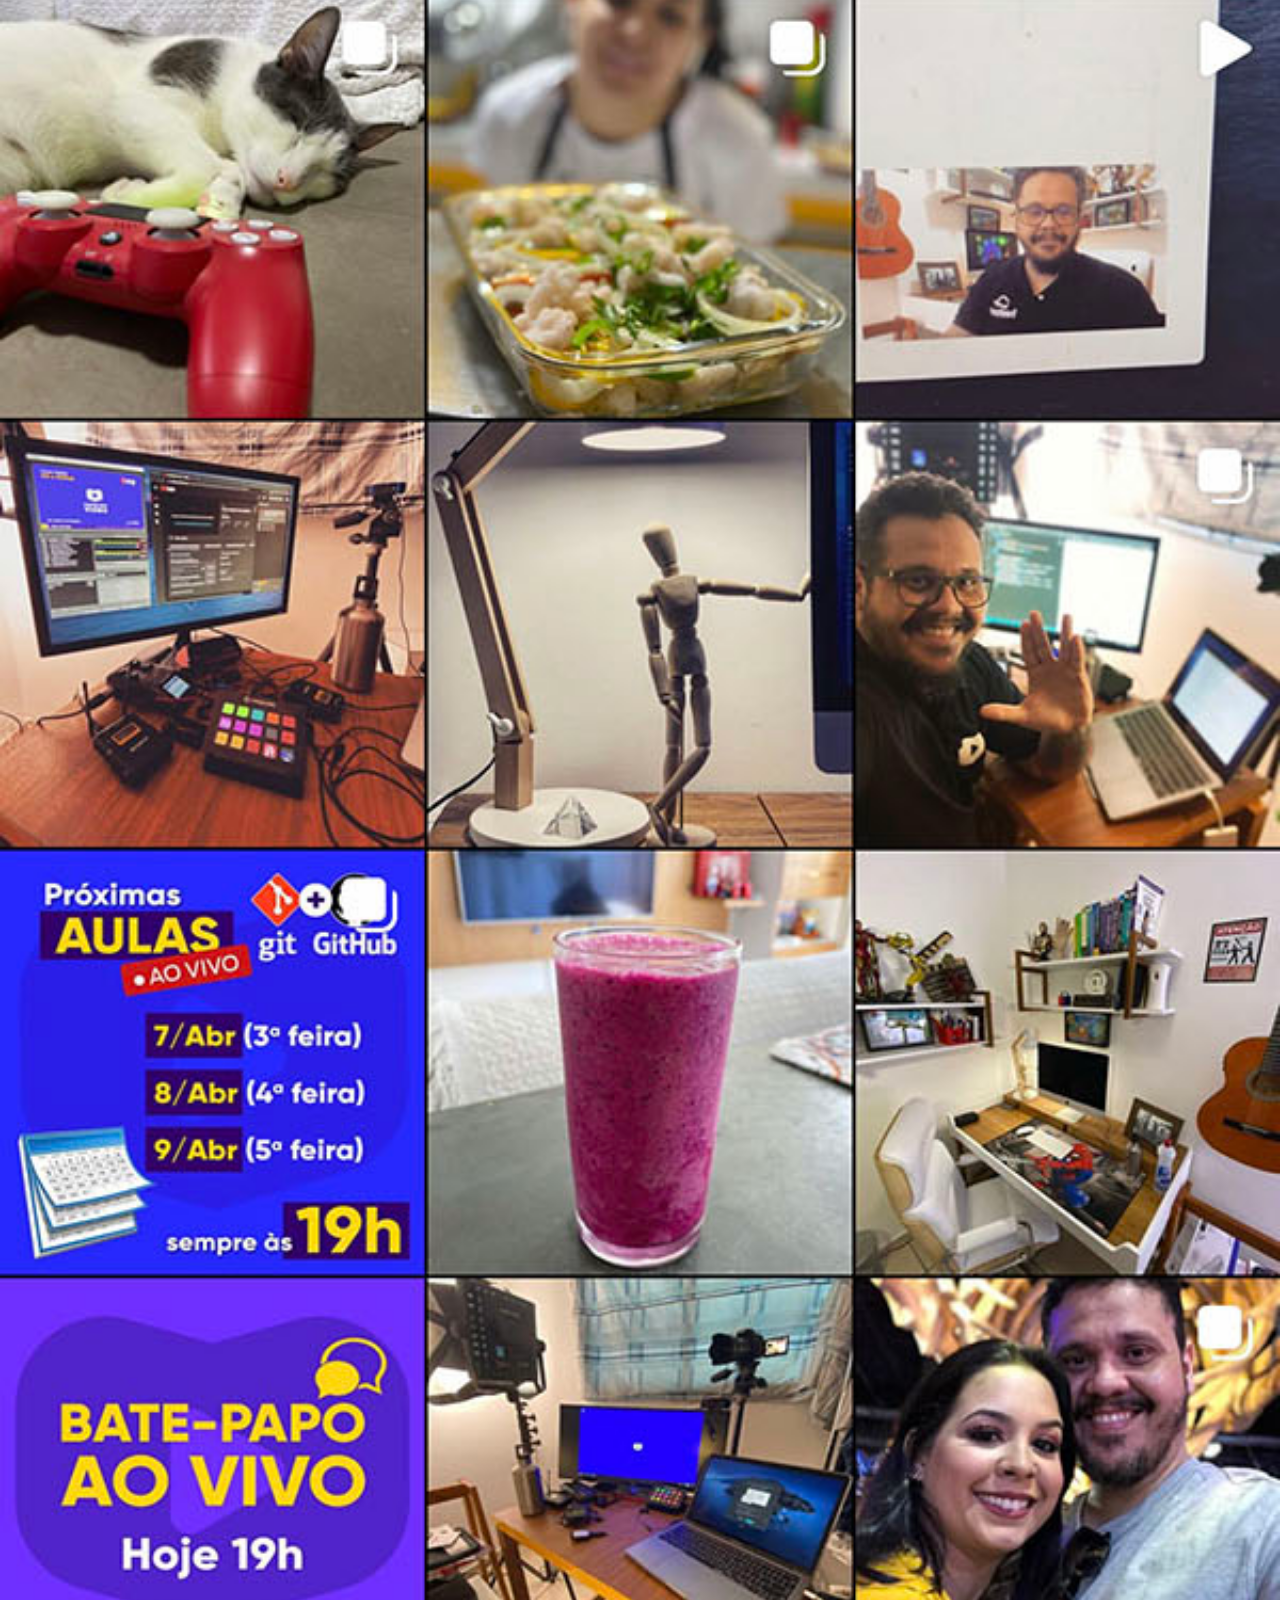
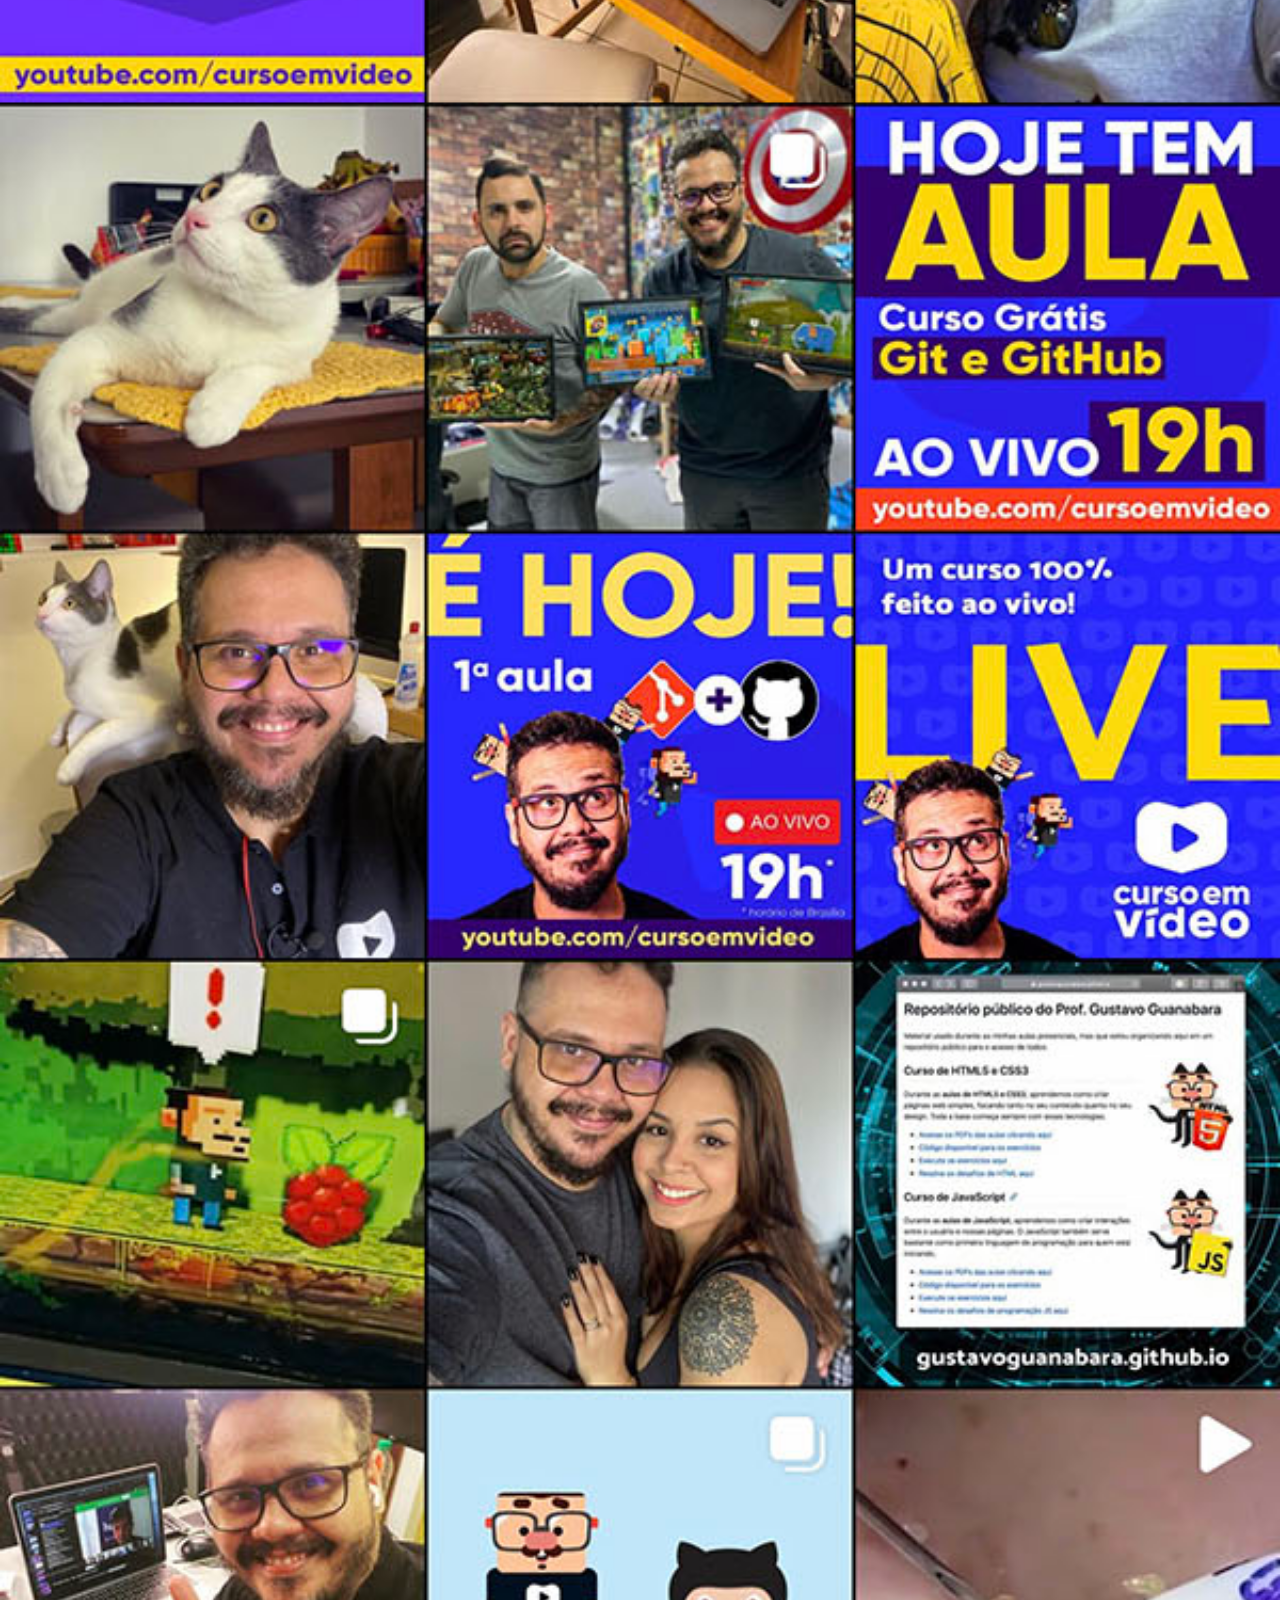
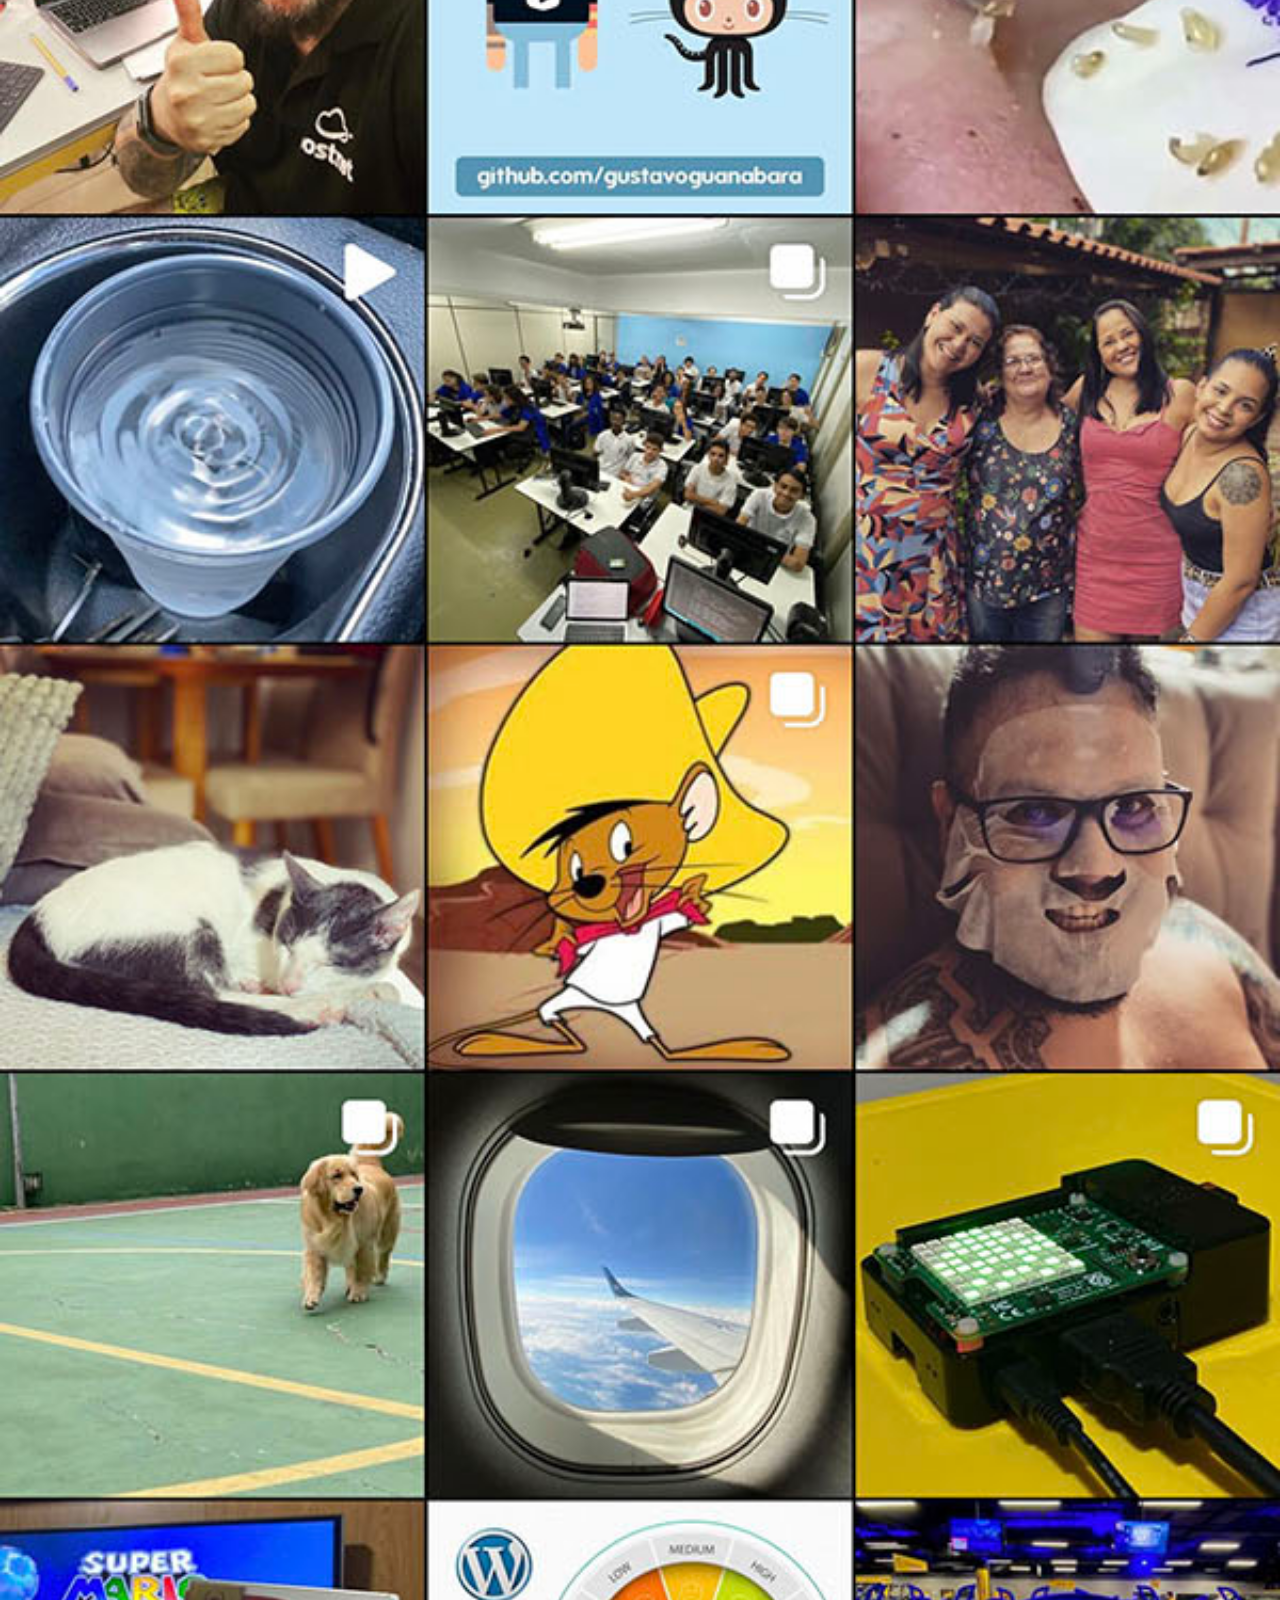
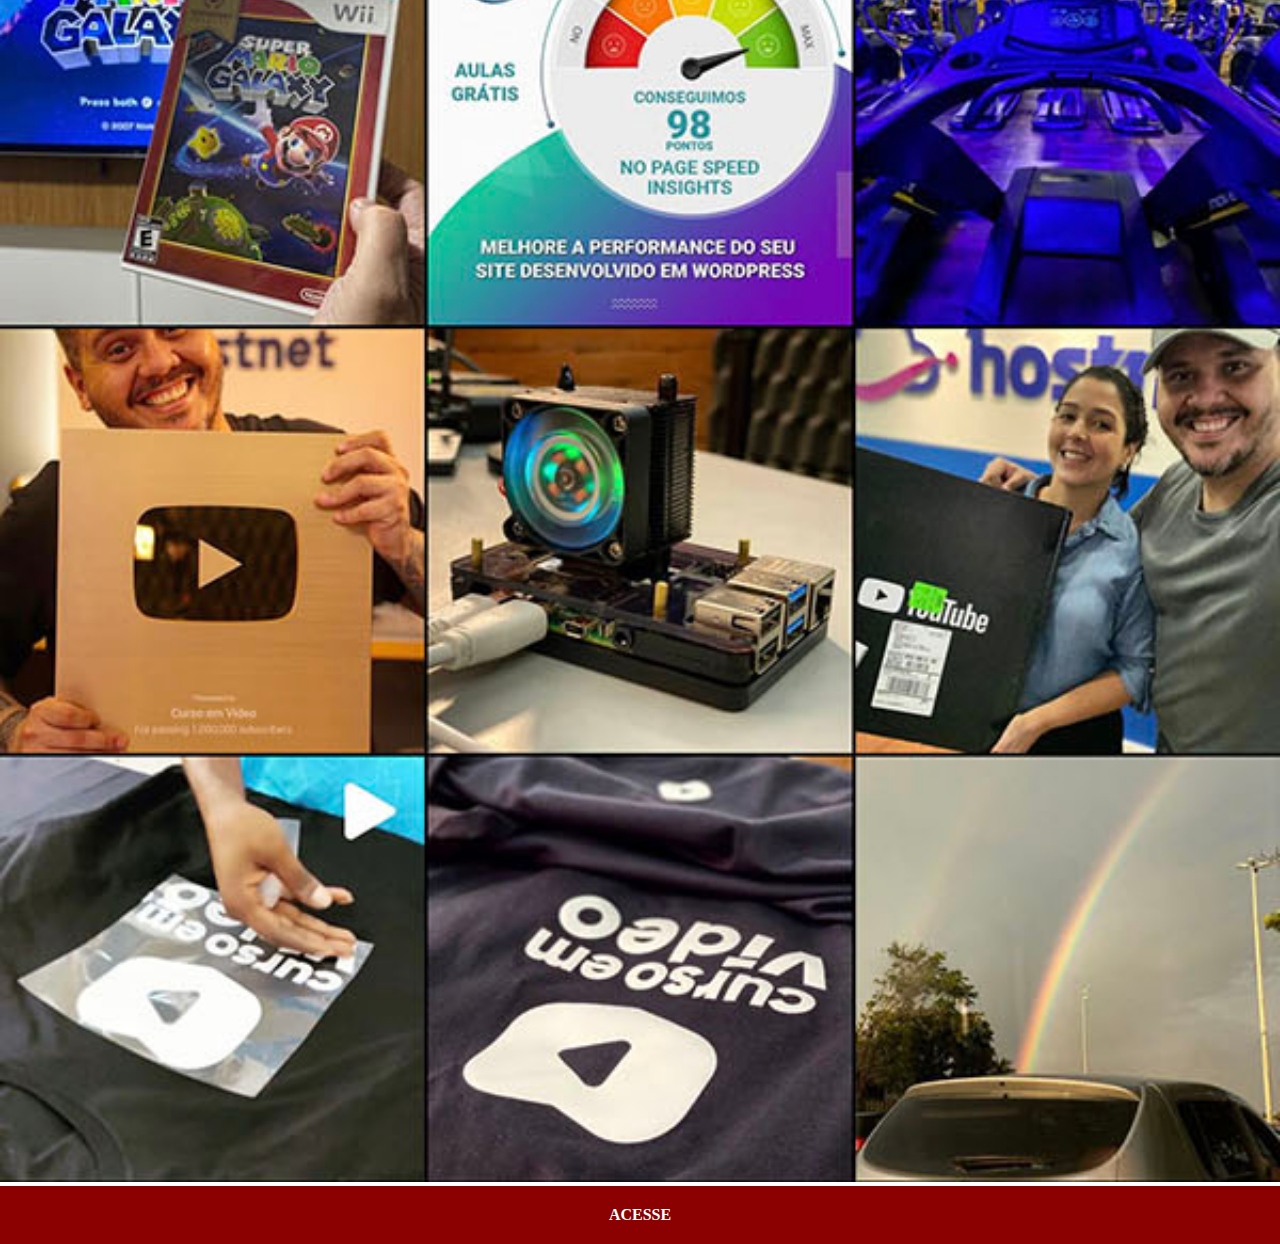
<file: instagram.html>
<!DOCTYPE html>
<html lang="pt-BR">
	<head>
		<meta charset="UTF-8">
		<meta name="viewport" content="width=device-width, initial-scale=1.0">
		<title>Meu Insta</title>
        <link rel="stylesheet" href="css/acess-page.css">
	</head>
	<body>
        <img src="imagens/tela-instagram.jpg" alt="Instagram">
        <a href="#" target="_blank">ACESSE</a>
    </body>
</html>
</file>
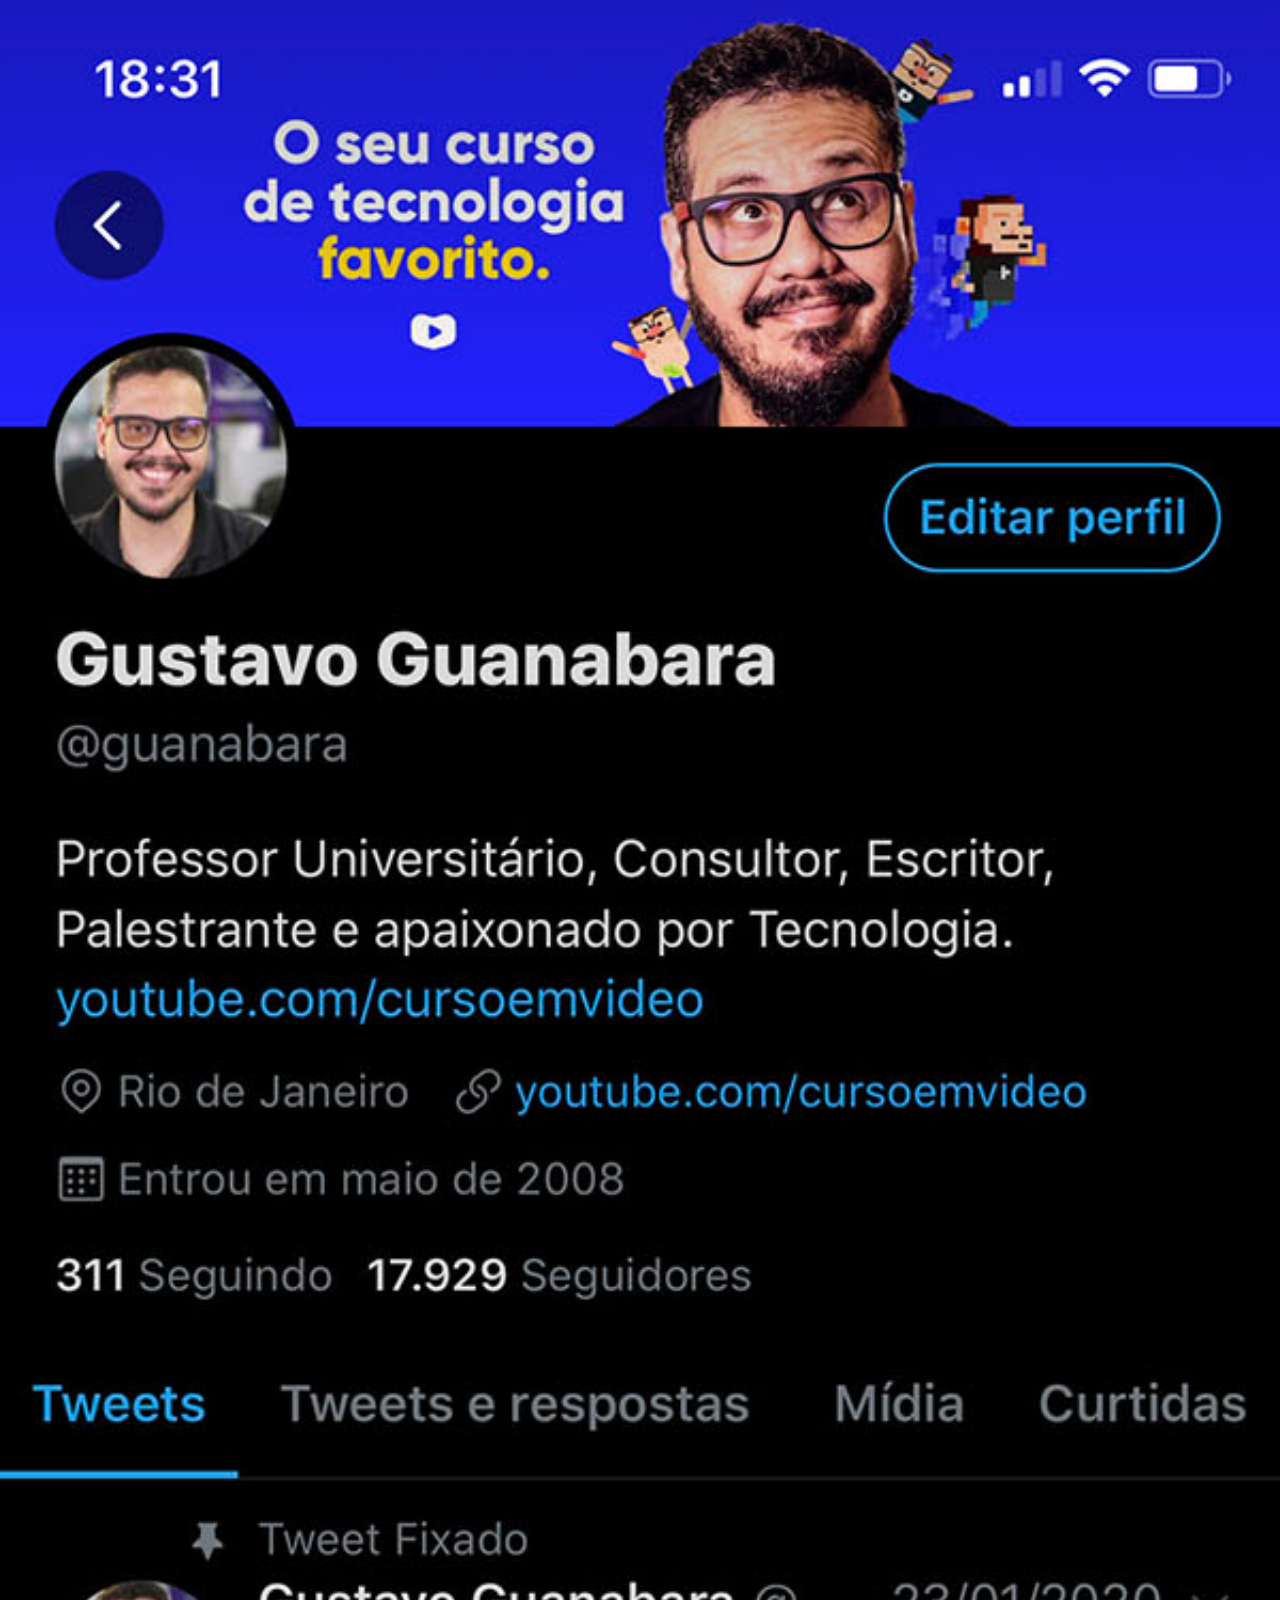
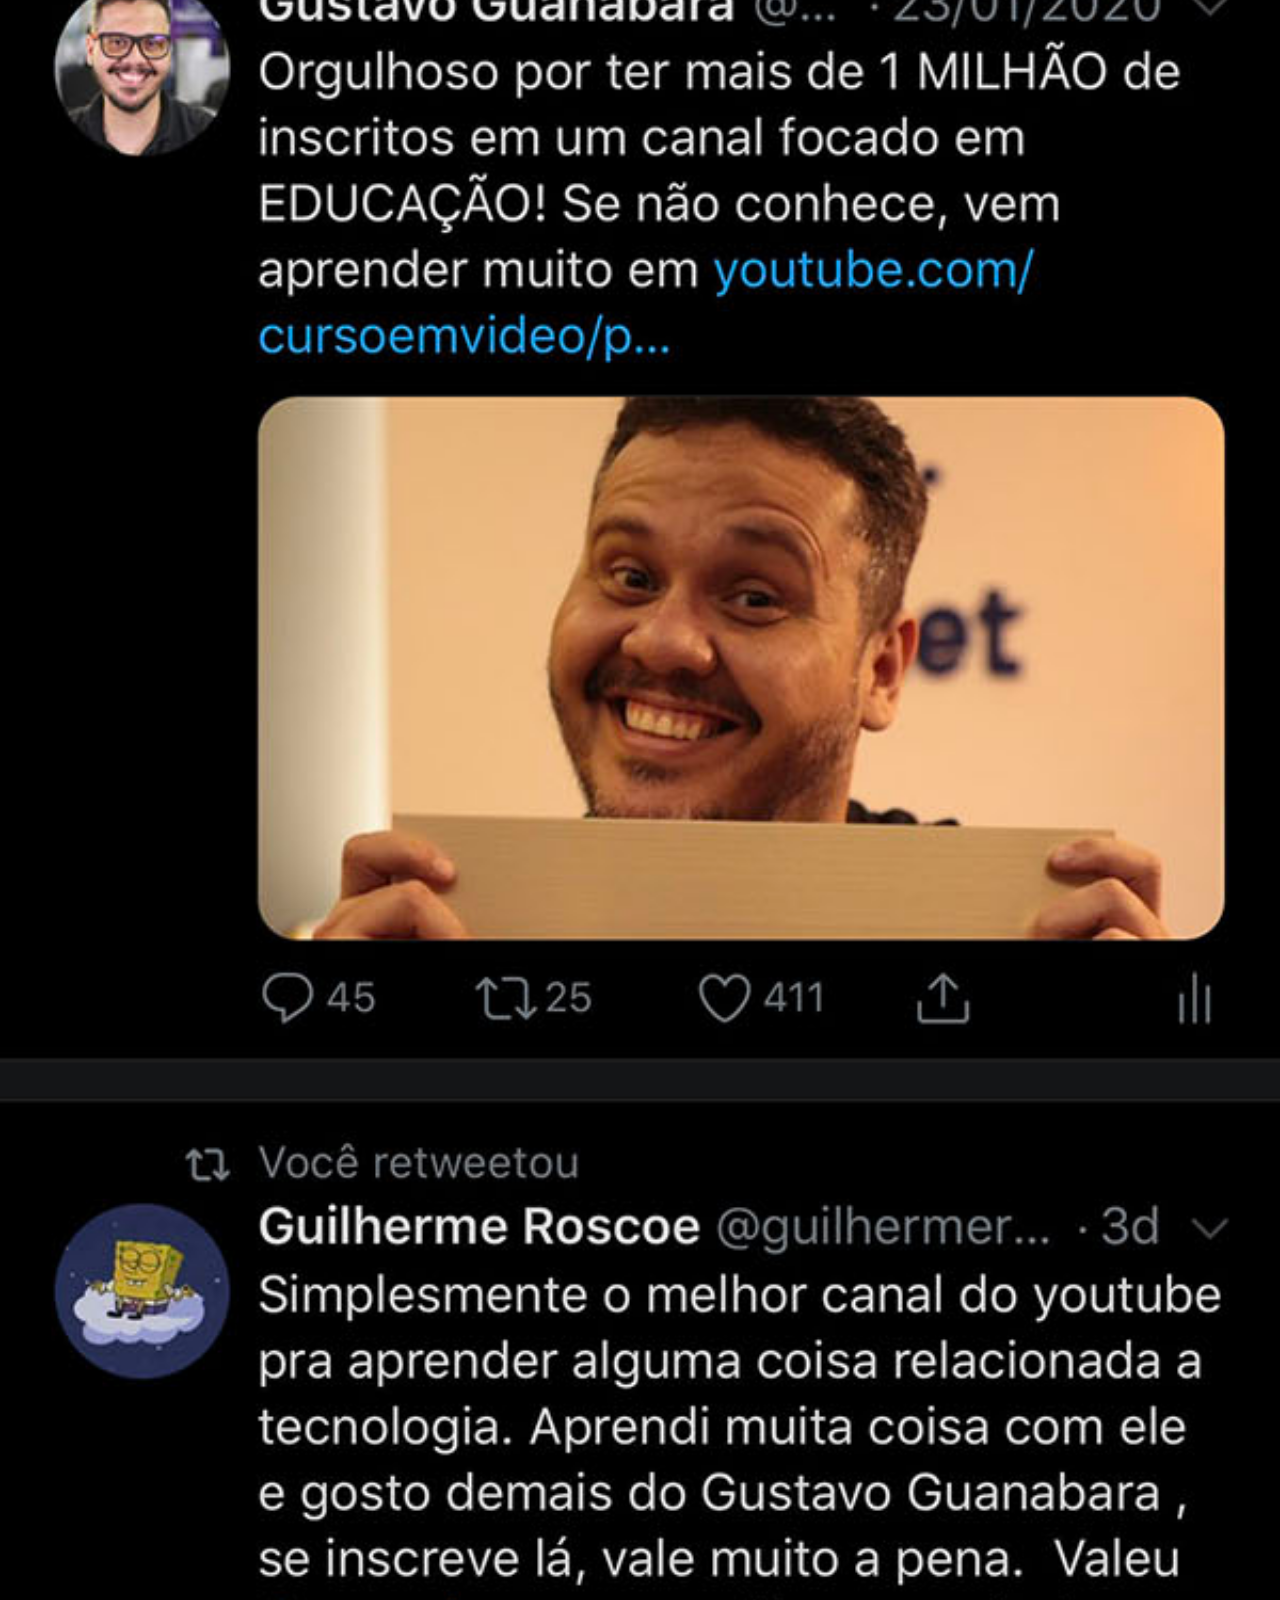
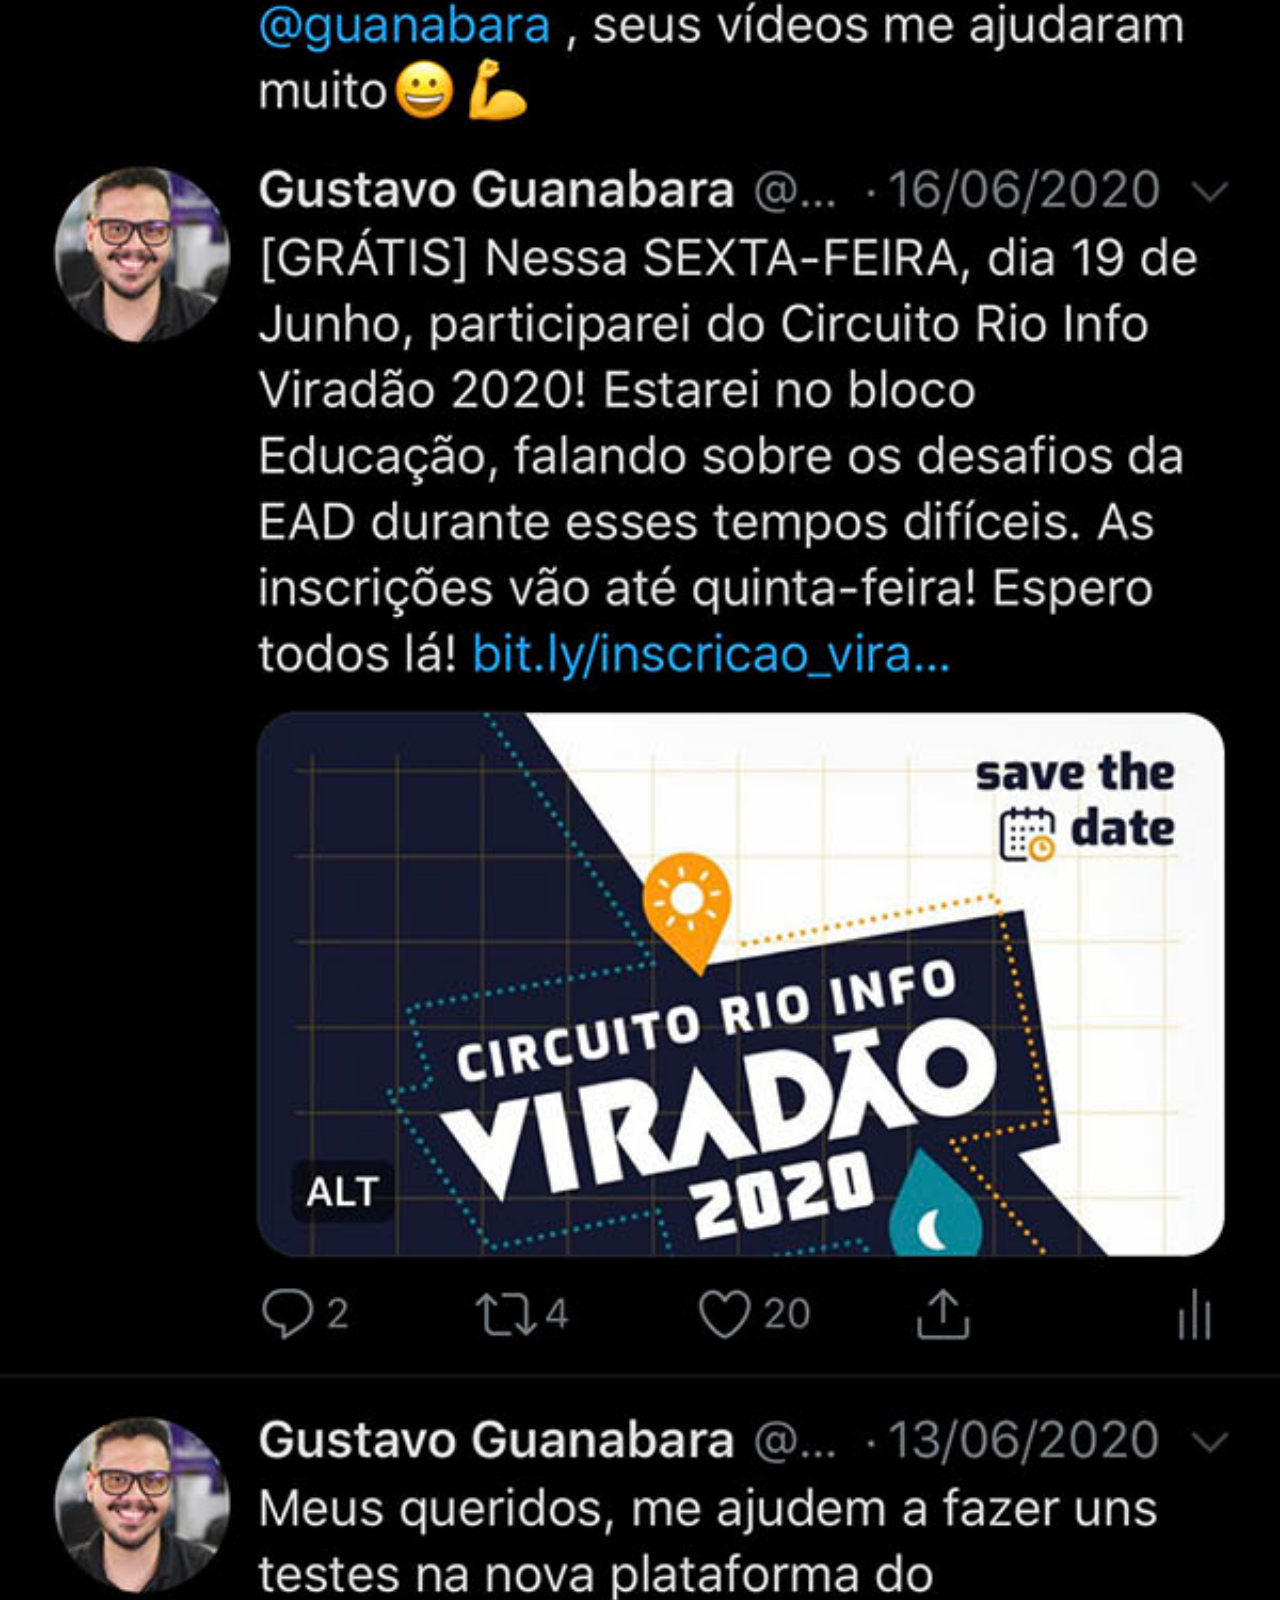
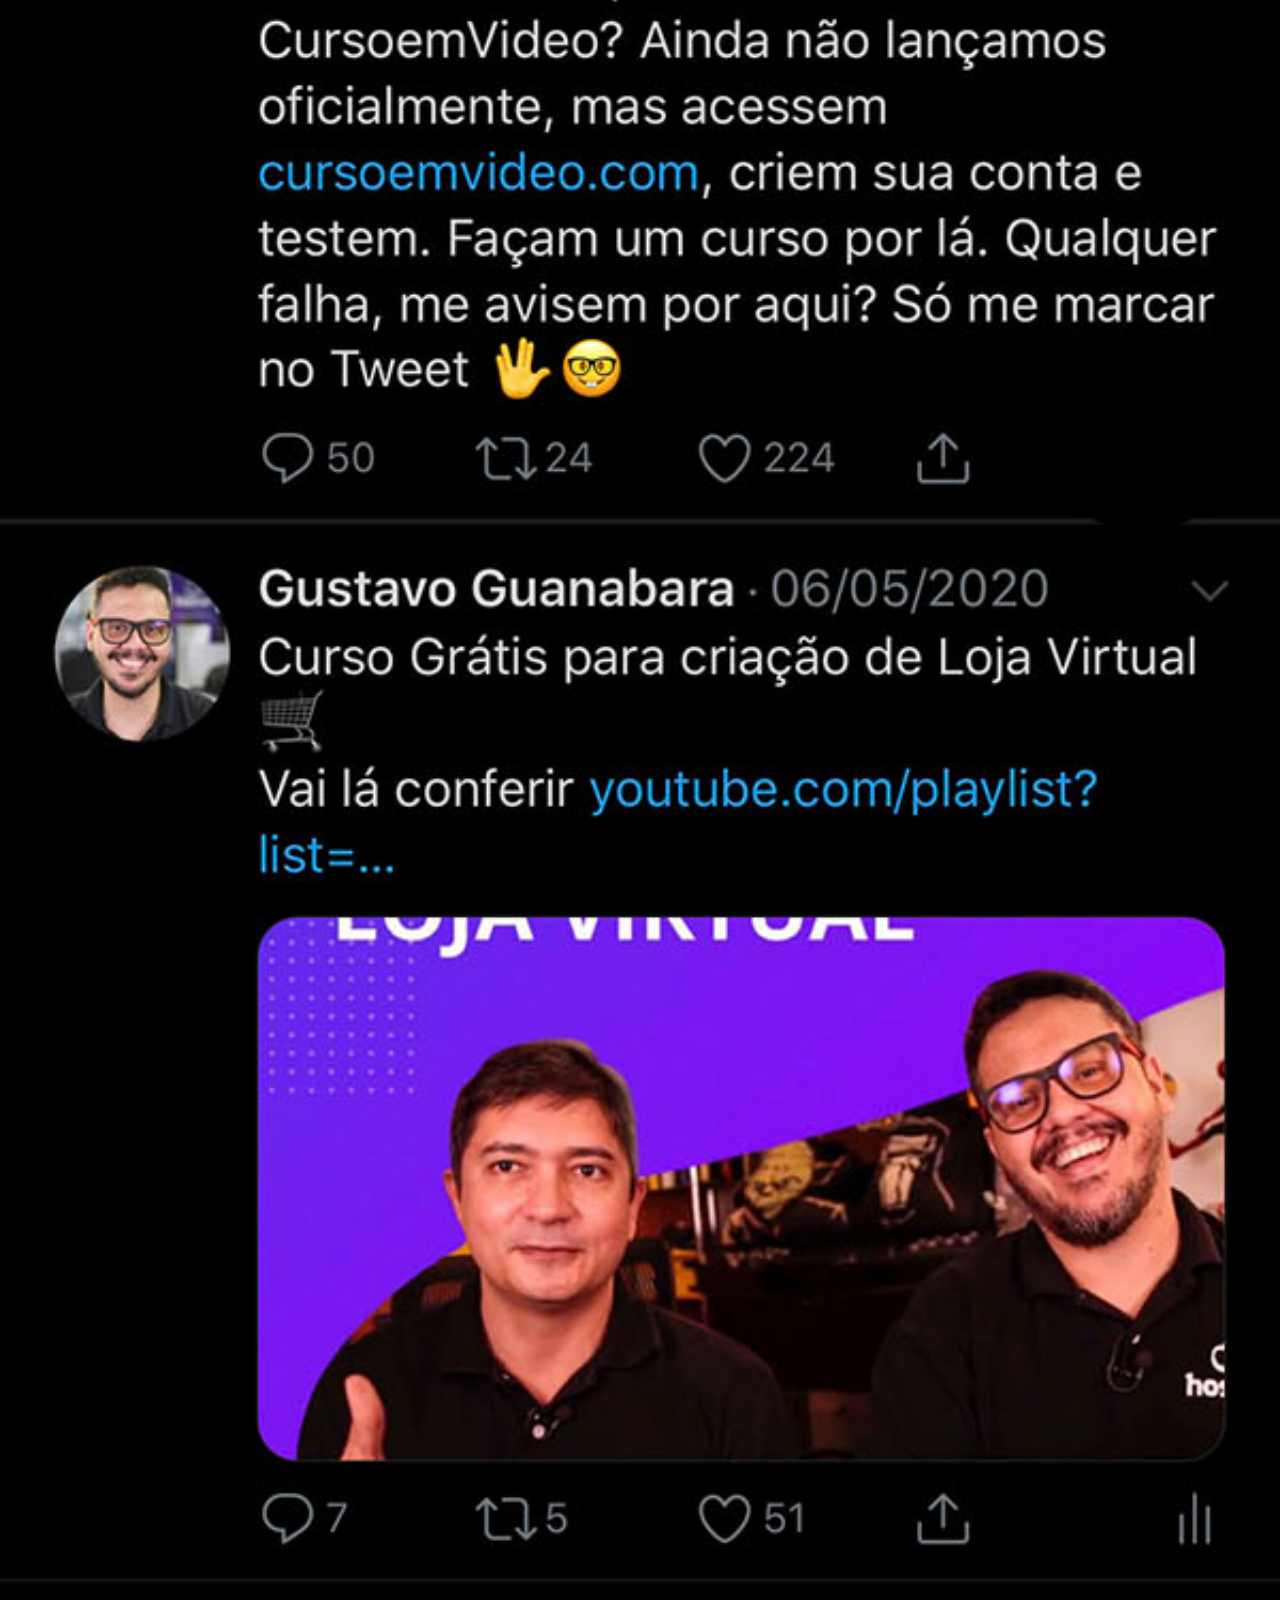
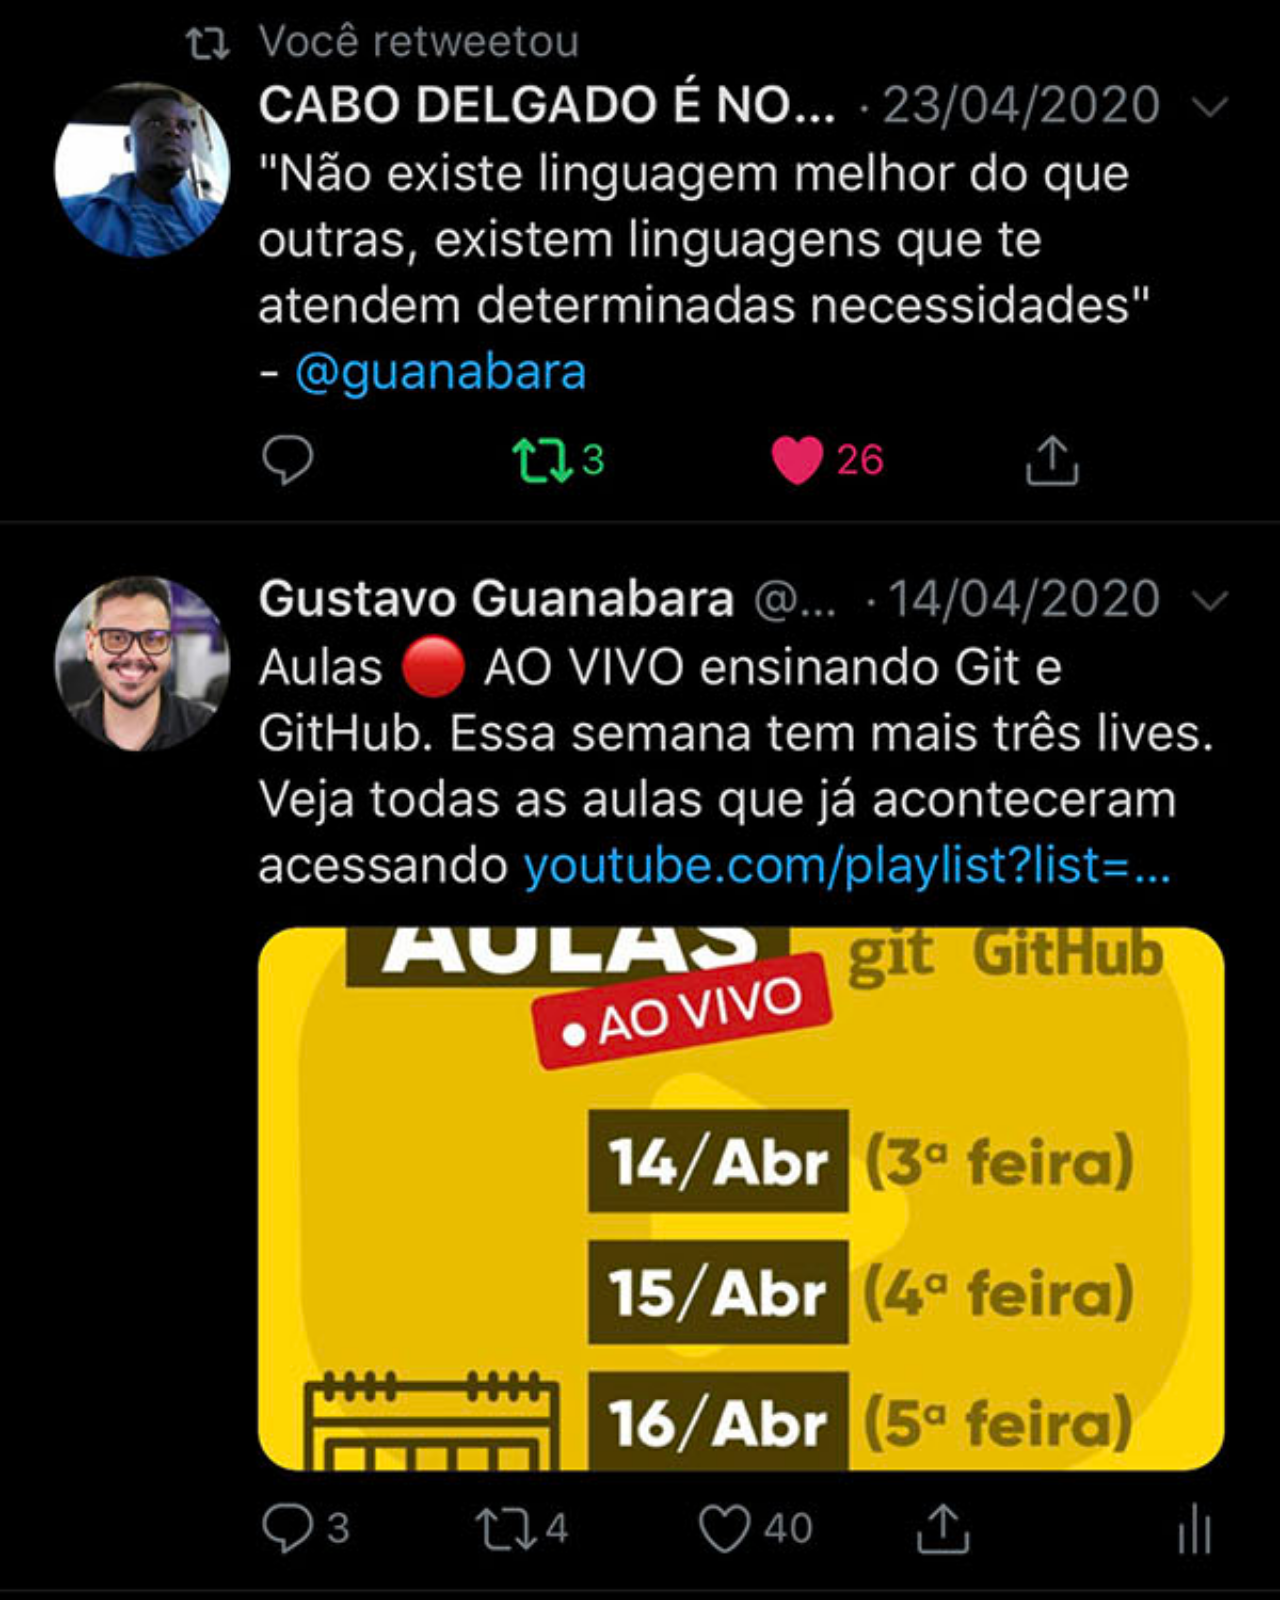
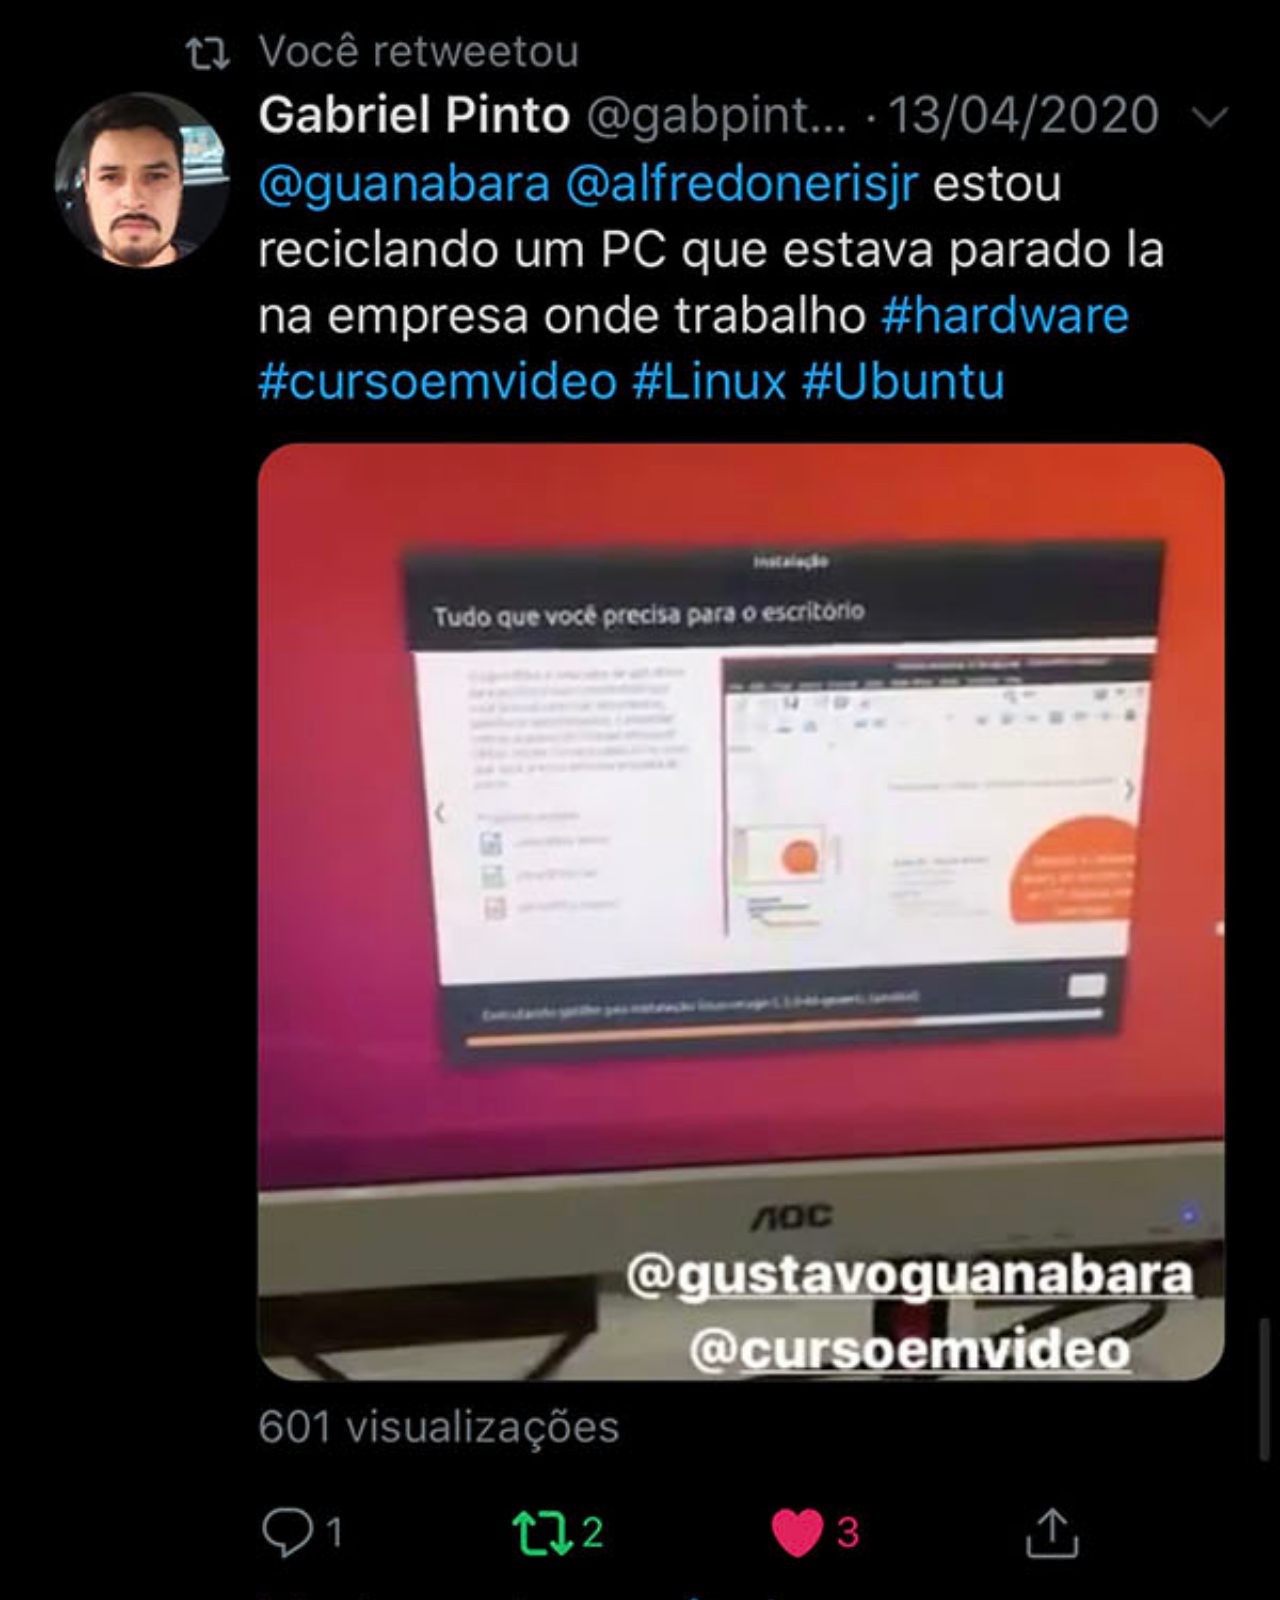
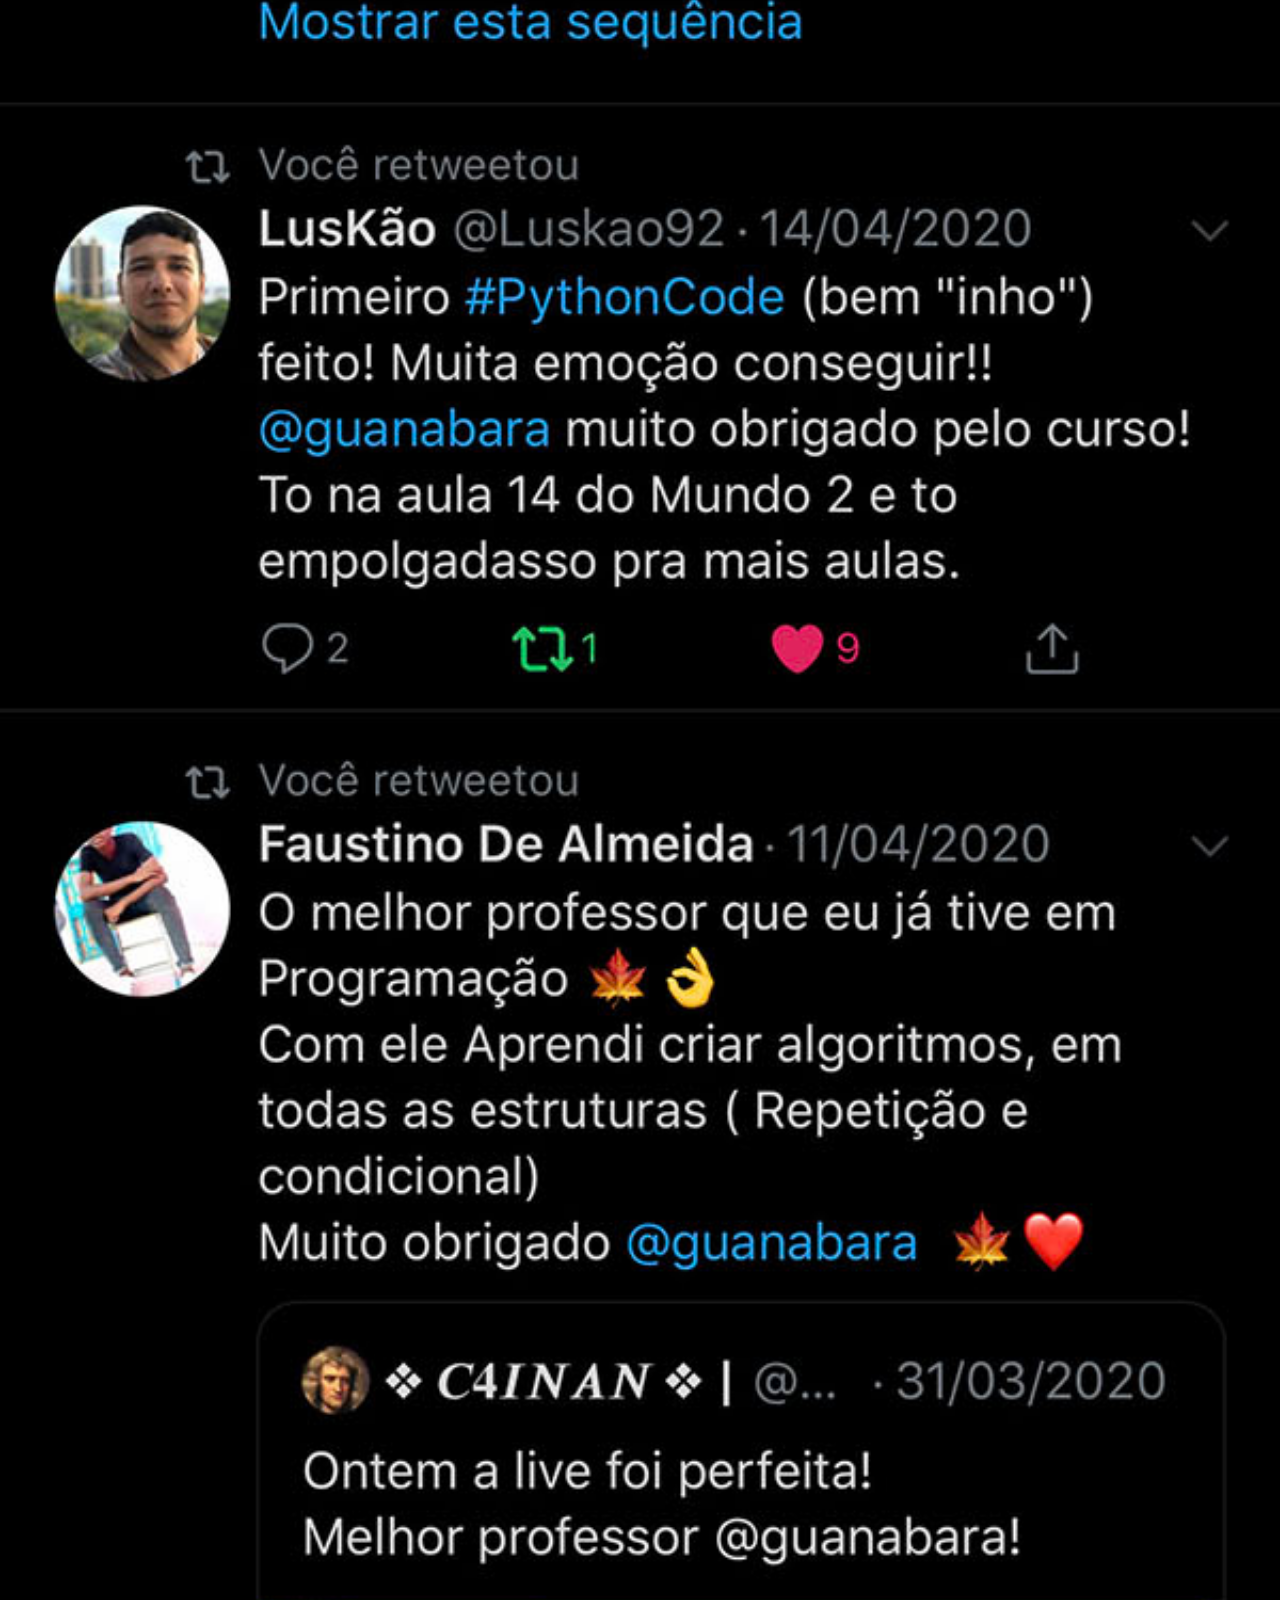
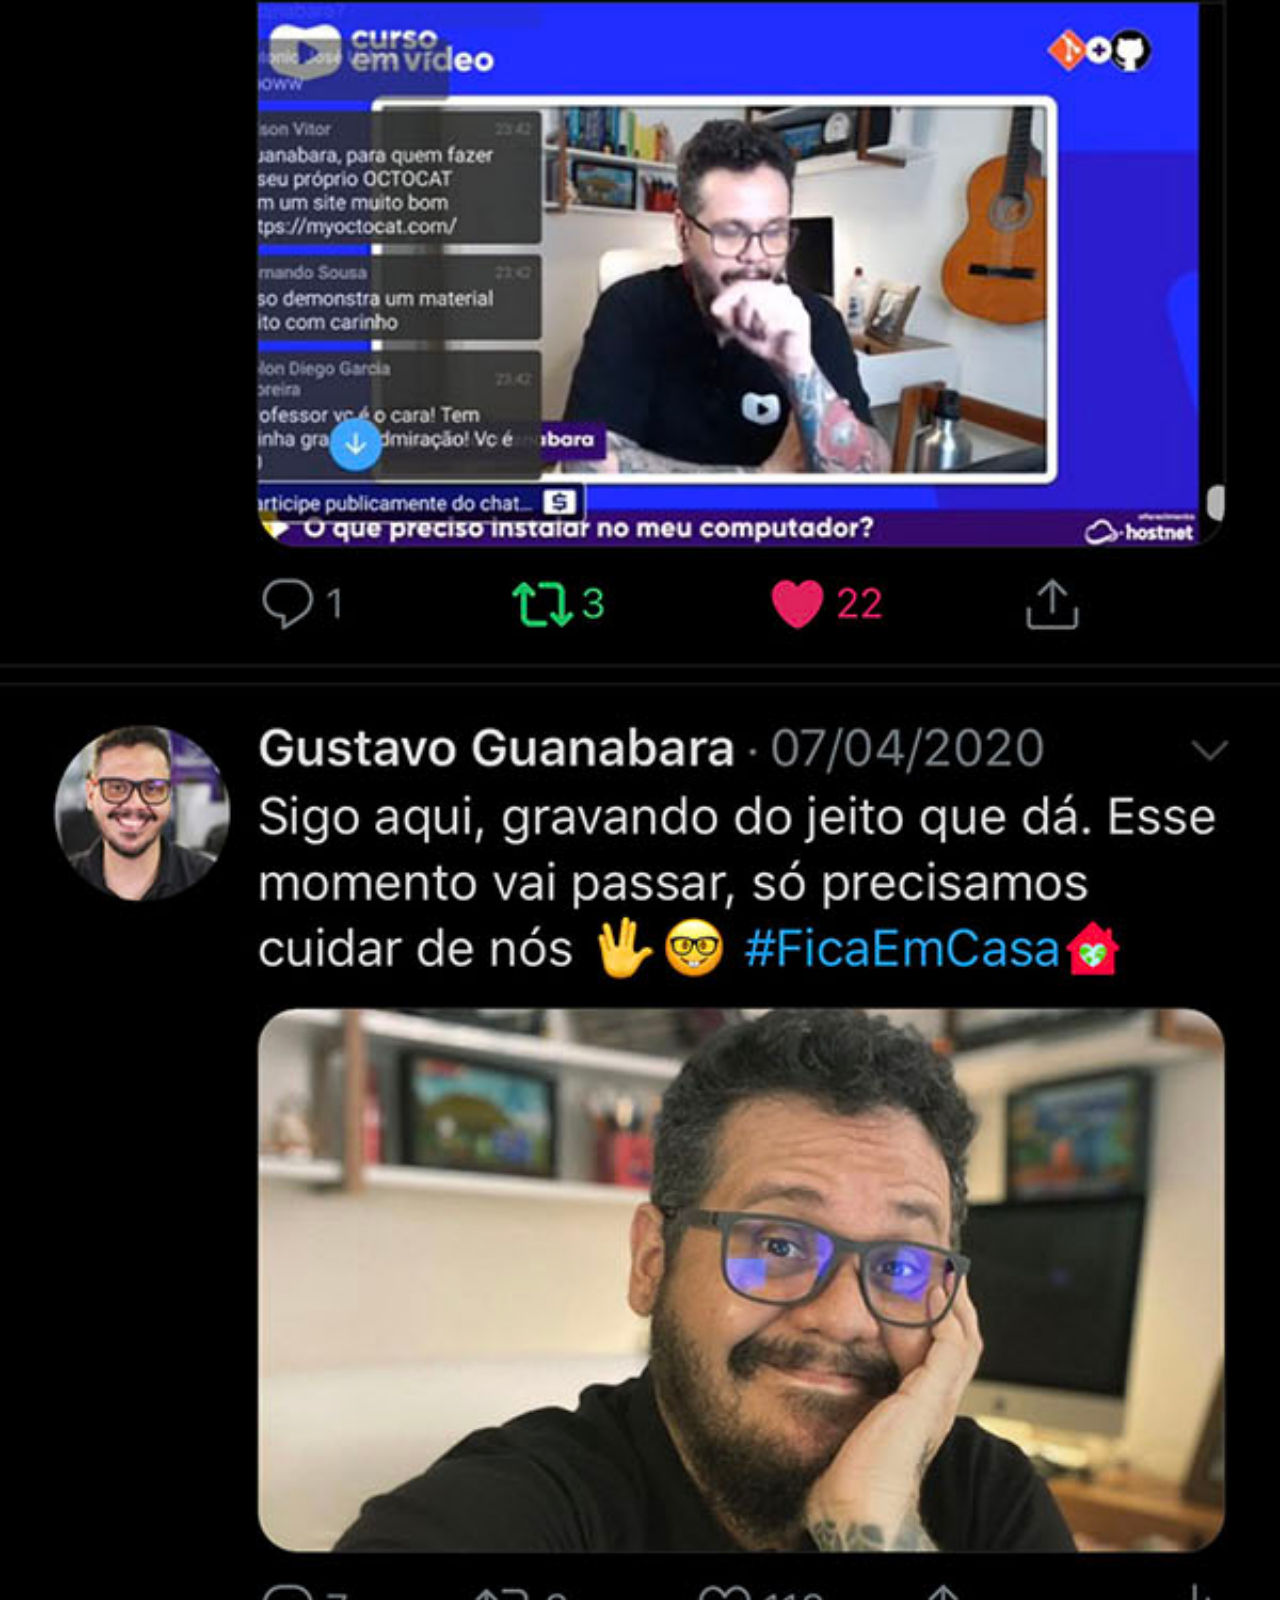
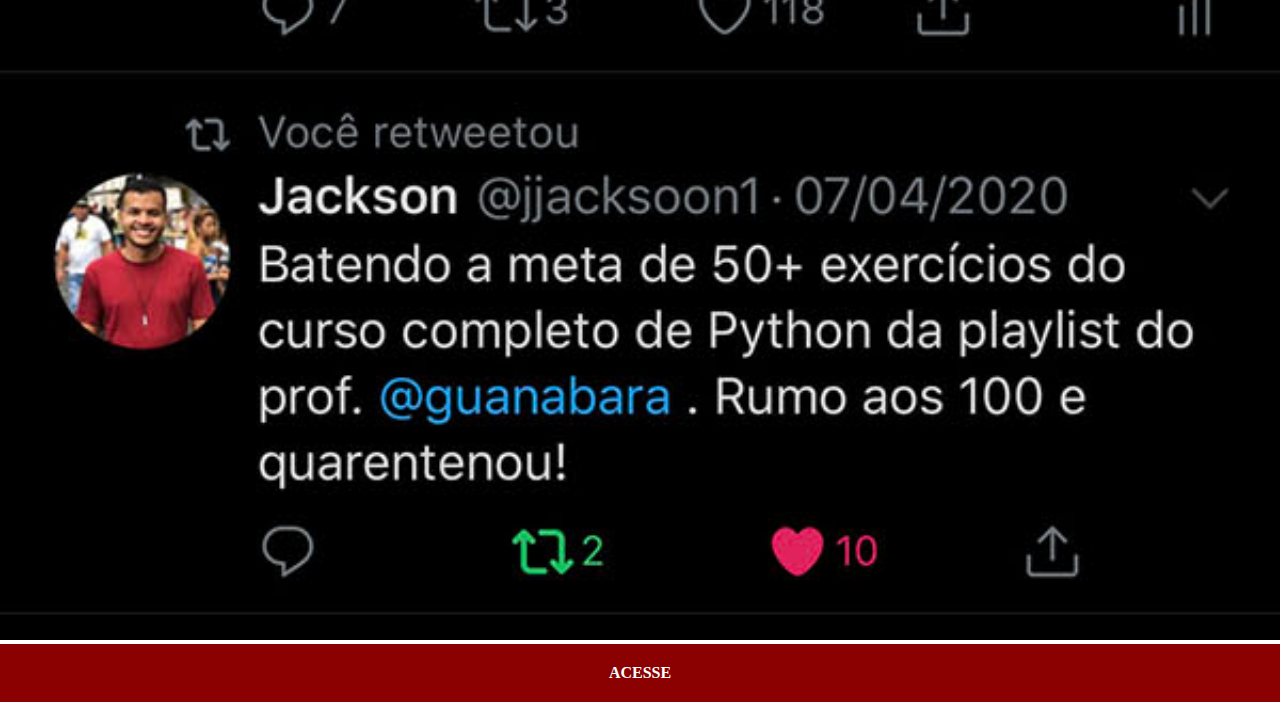
<file: twitter.html>
<!DOCTYPE html>
<html lang="pt-BR">
	<head>
		<meta charset="UTF-8">
		<meta name="viewport" content="width=device-width, initial-scale=1.0">
		<title>Meu Twitter</title>
        <link rel="stylesheet" href="css/acess-page.css">
	</head>
	<body>
        <img src="imagens/tela-twitter.jpg" alt="Twitter">
        <a href="#" target="_blank">ACESSE</a>
    </body>
</html>
</file>
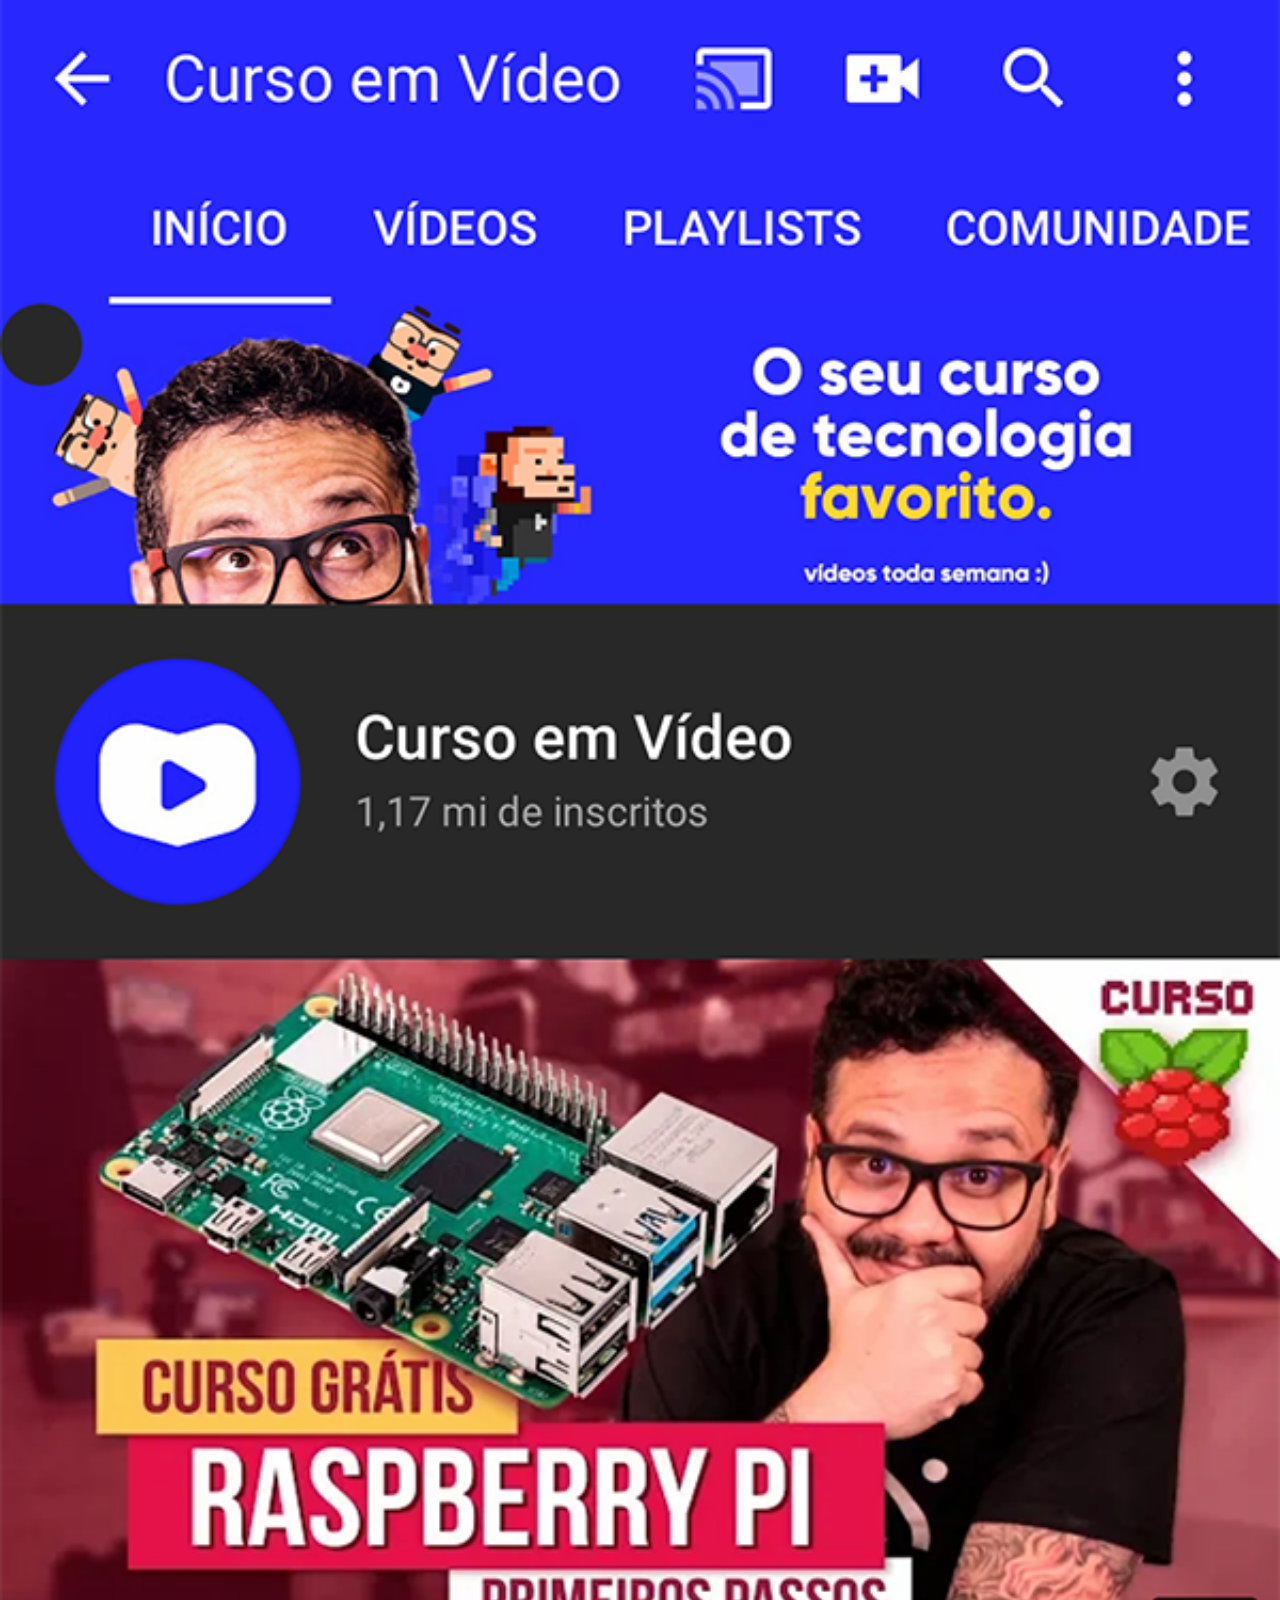
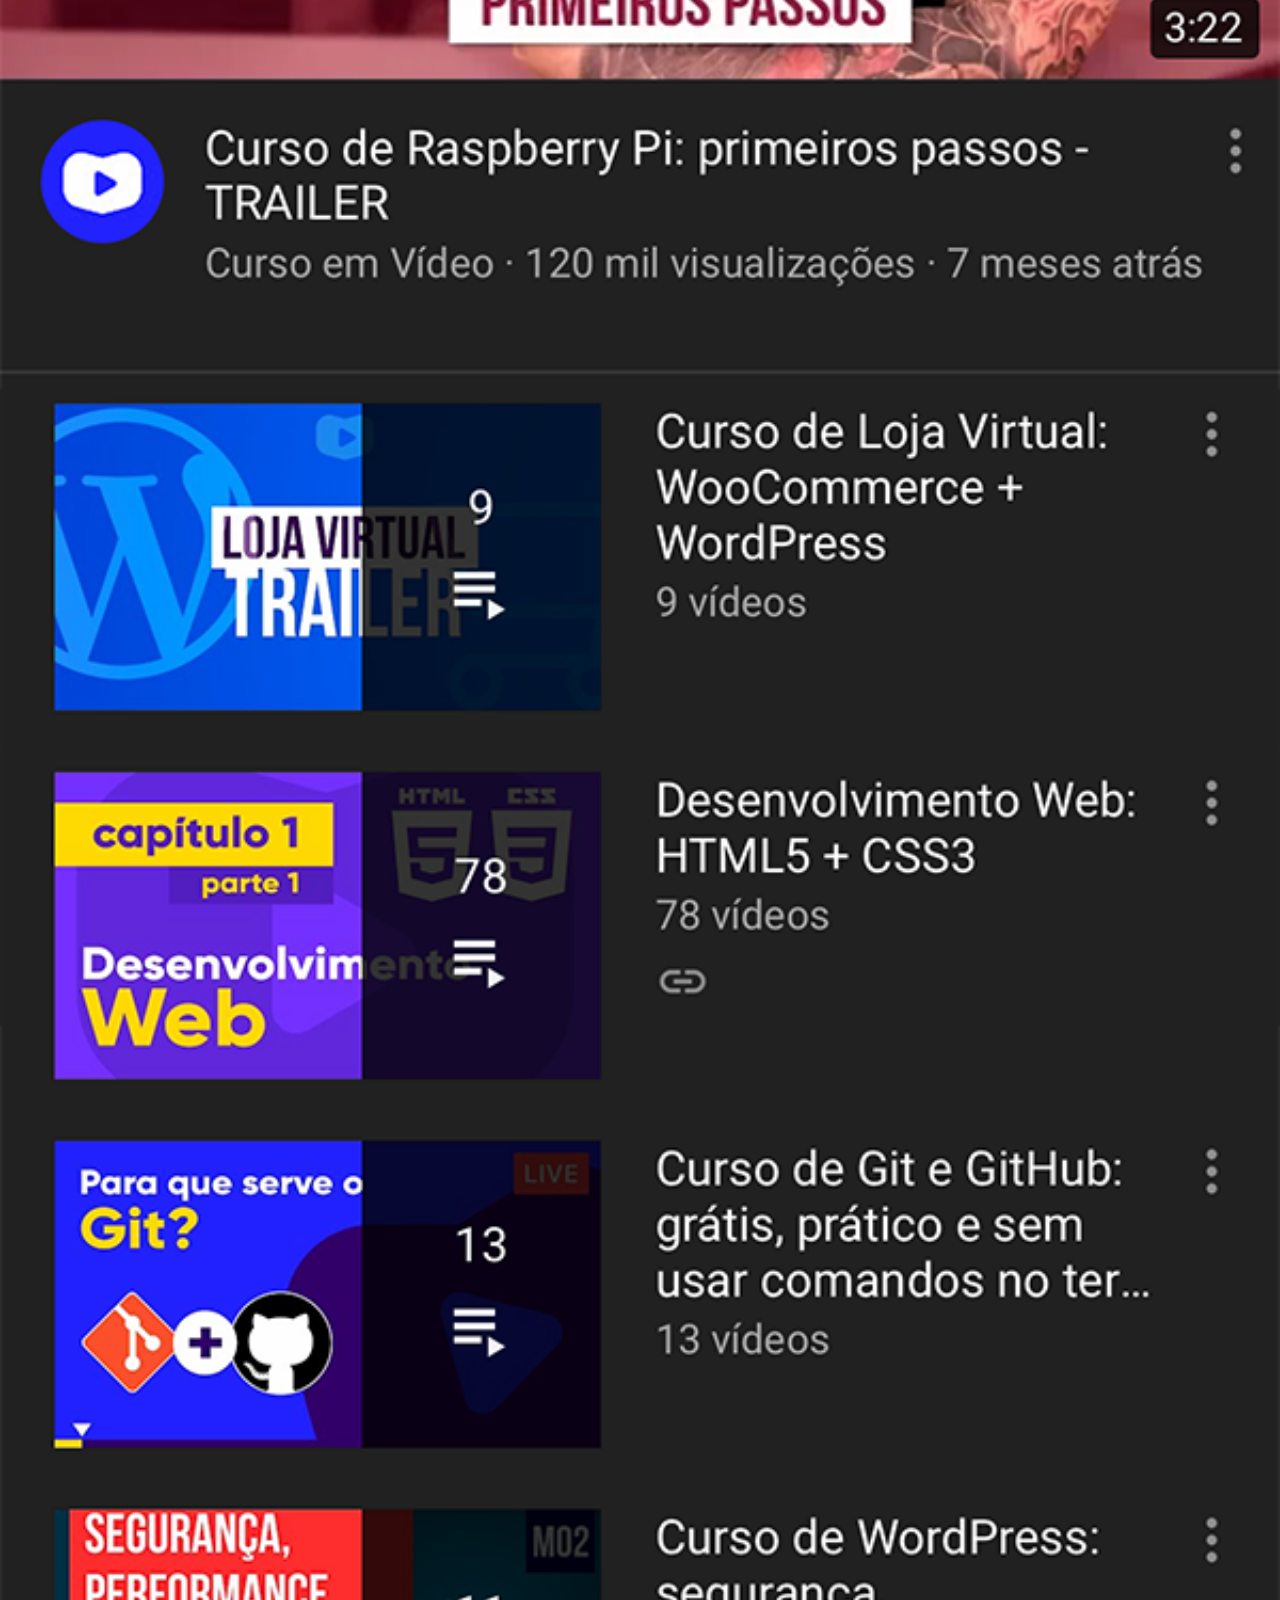
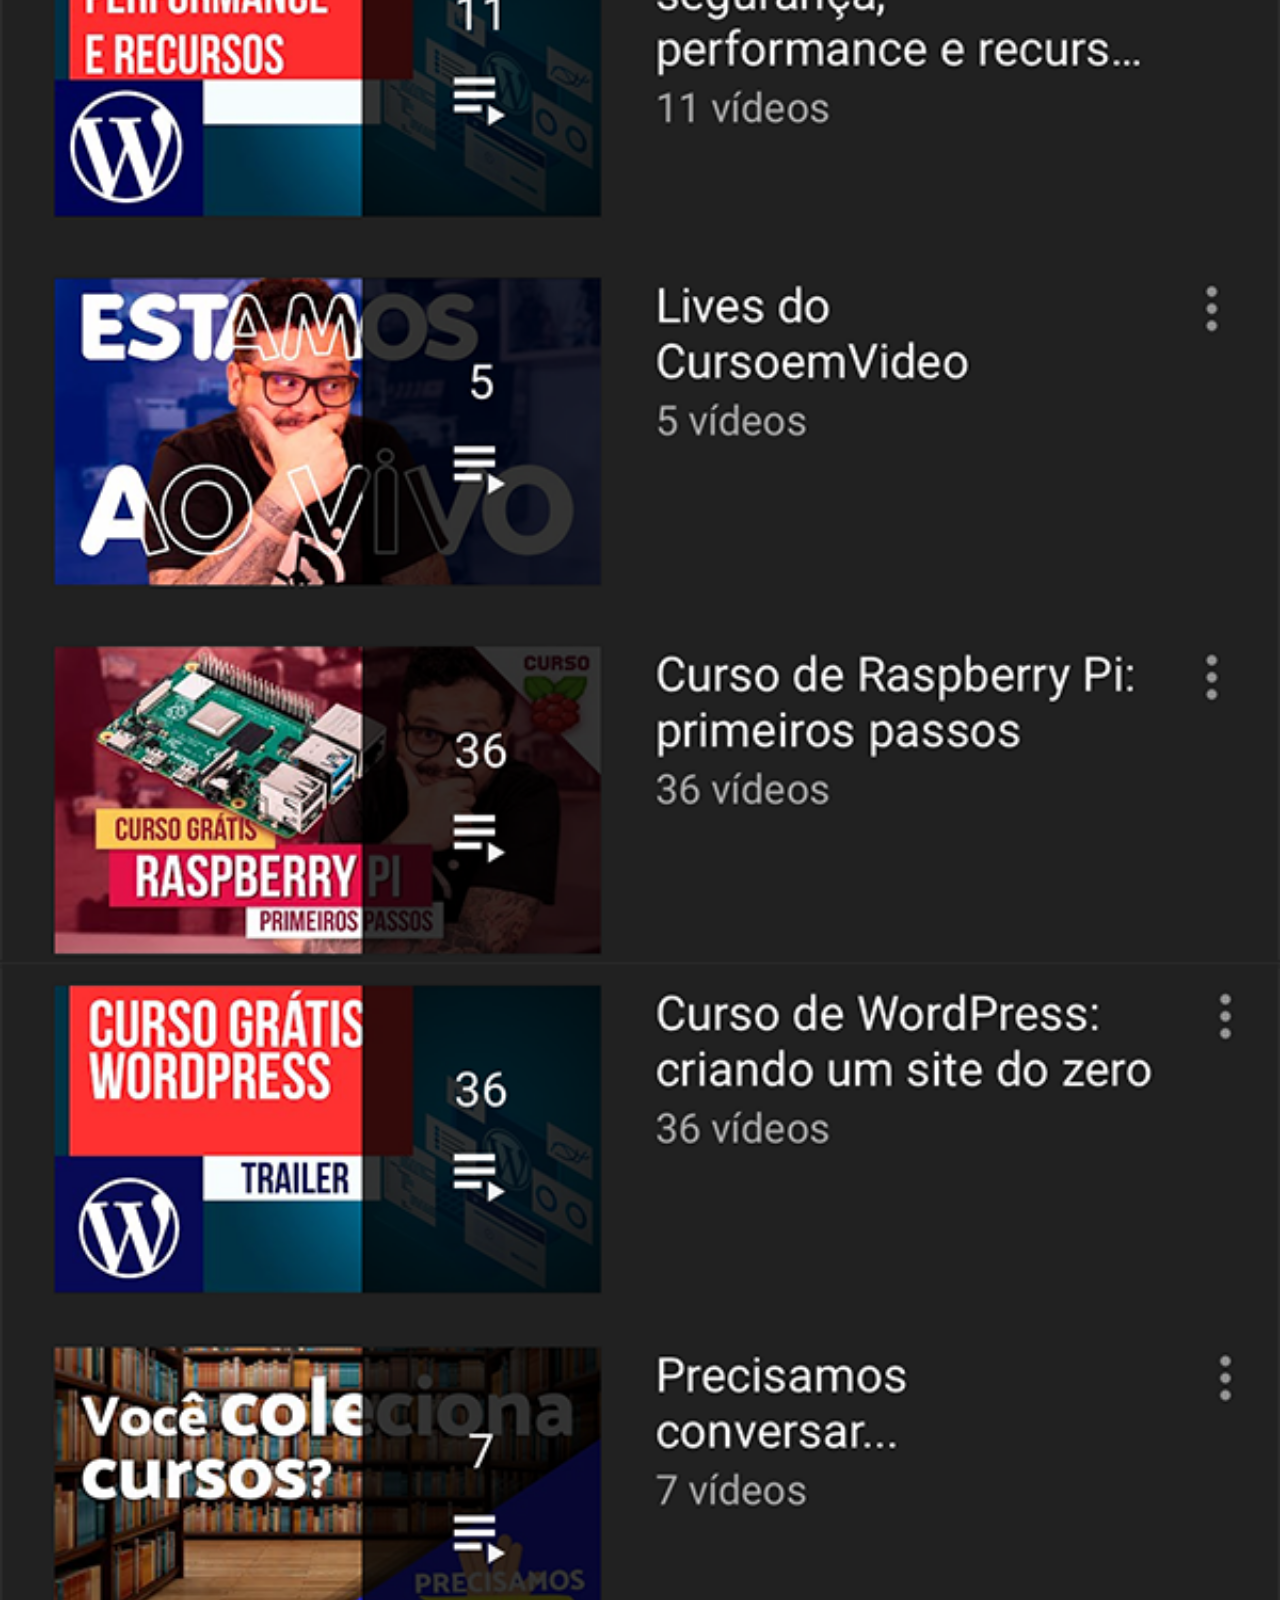
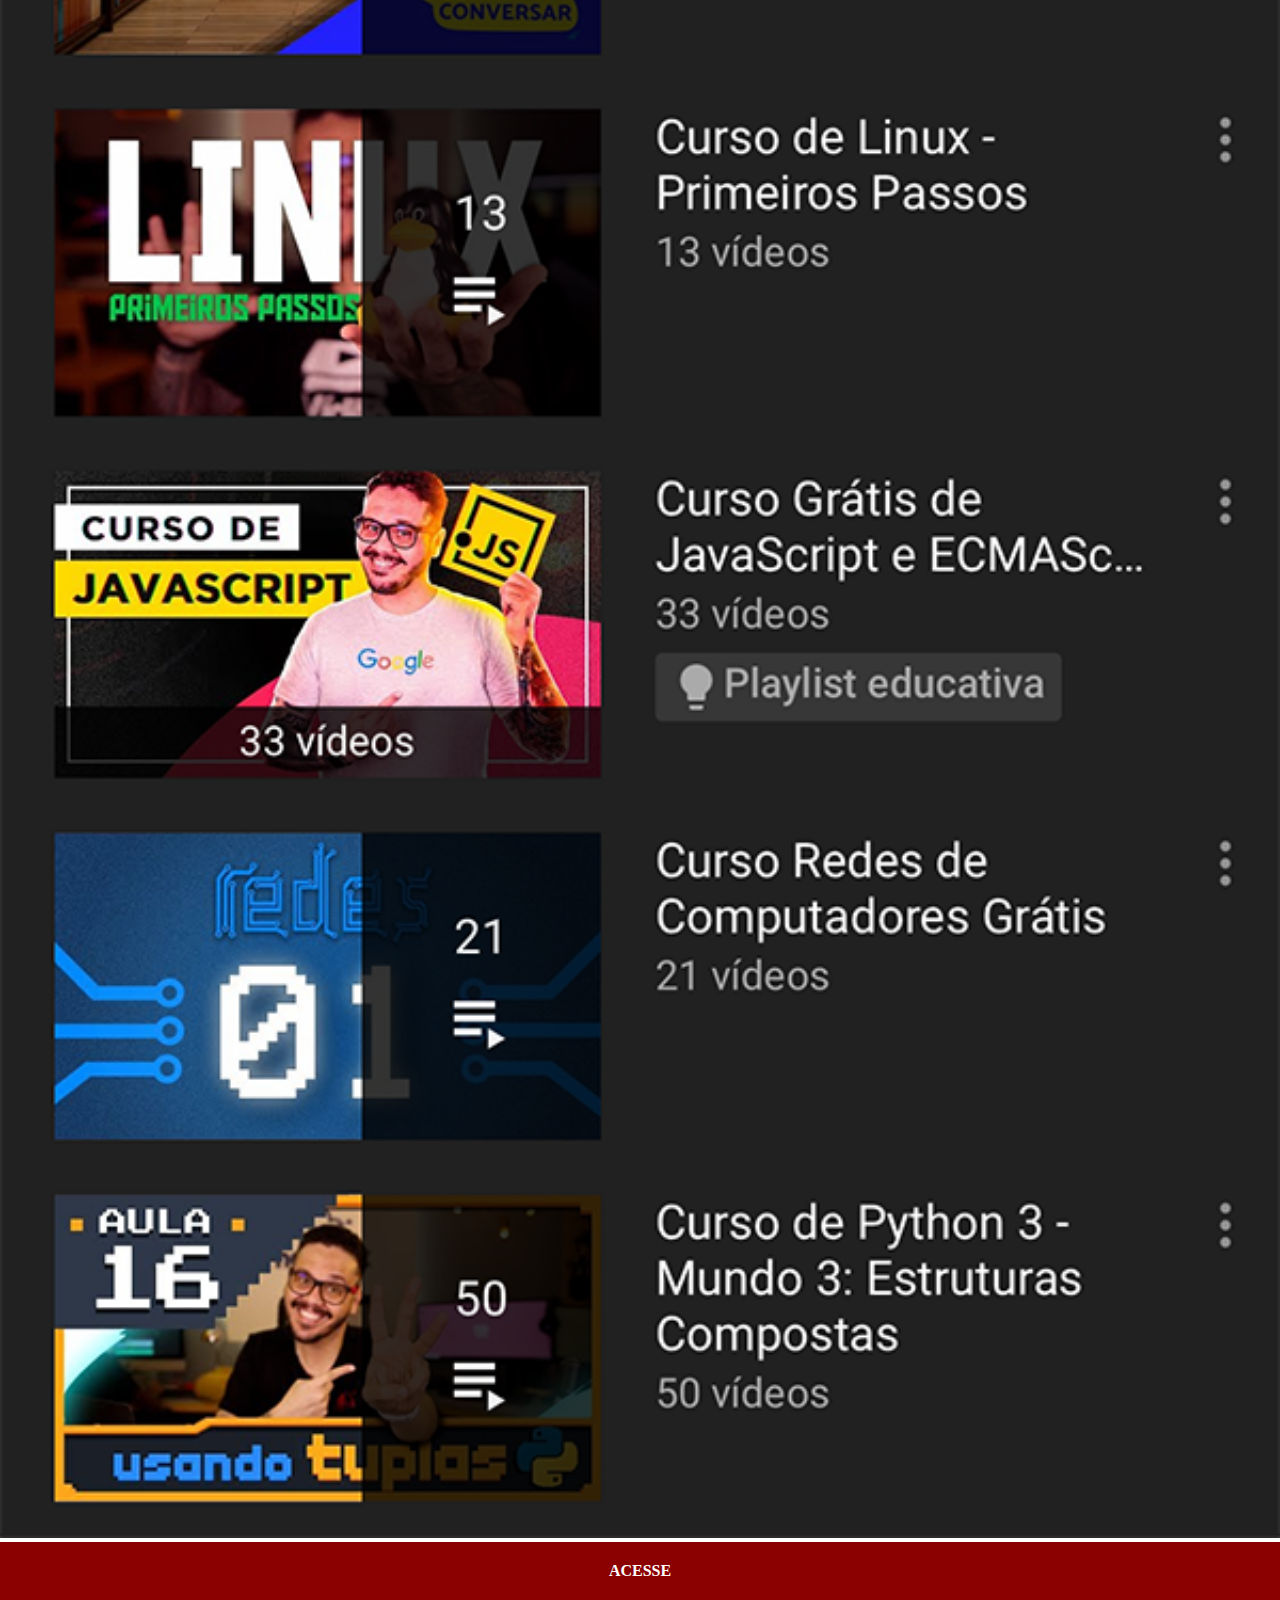
<file: youtube.html>
<!DOCTYPE html>
<html lang="pt-BR">
	<head>
		<meta charset="UTF-8">
		<meta name="viewport" content="width=device-width, initial-scale=1.0">
		<title>Meu canal - Youtube</title>
        <link rel="stylesheet" href="css/acess-page.css">
	</head>
	<body>
        <img src="imagens/tela-youtube.png" alt="Youtube">
        <a href="https://www.youtube.com/user/cursoemvideo/playlist" target="_blank">ACESSE</a>
    </body>
</html>
</file>
<file: css/style.css>
@charset "UTF-8";

* {
	 margin: 0;
	 padding: 0;
	 font-family: "Arial", "Helvetica", sans-serif;
}

html, body {
	height: 100vh;
	width: 100vw;
	background-color: black;
}

body {
	background: url("../imagens/fundo-madeira.jpg") no-repeat top center;
	background-size: cover;
	background-attachment: fixed;
}

main {
	position: relative;
	height: 100vh;
}

section#telefone {
	position: absolute;
	top: 50%;
	left: 50%;
	transform: translate(-50%, -50%);
	height: 627px;
	width: 311px;
	background: url("../imagens/frame-iphone.png") no-repeat;
}
</file>
<file: css/acess-page.css>
@charset "UTF-8";

* {
    margin: 0;
    padding: 0;
}

img {
    width: 100vw;
}

a {
    display: block;
    background-color: darkred;
    color: white;
    padding: 20px;
    text-align: center;
    font-weight: bolder;
    text-decoration: none;
}

a:hover {
    background-color: red;
}
</file>
